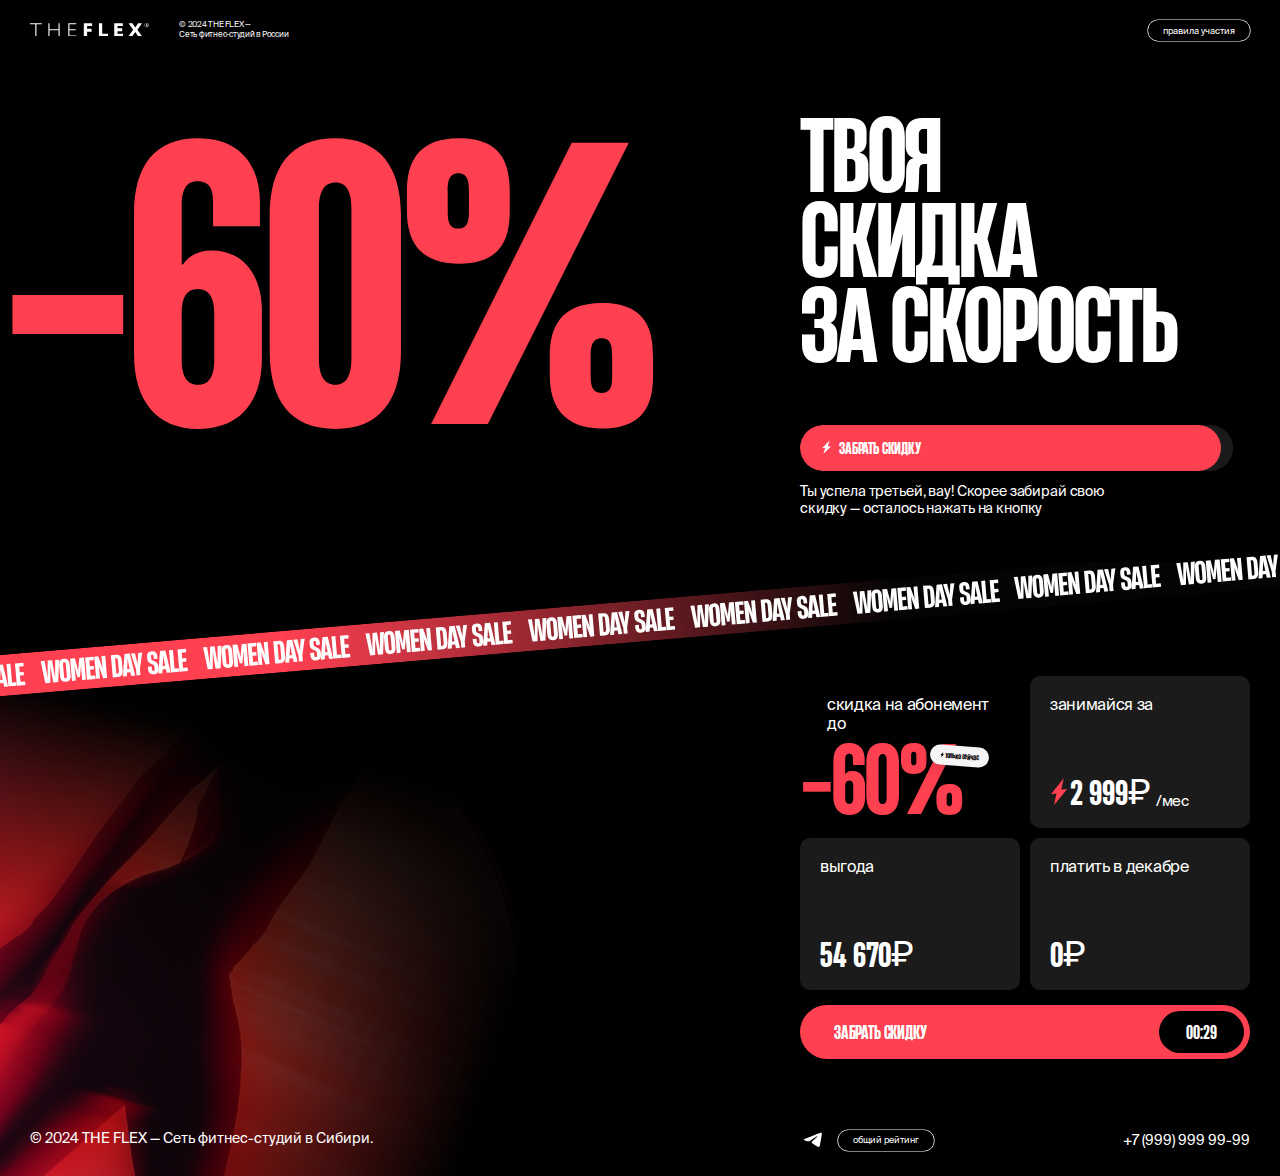
<file: index.html>
<!DOCTYPE html>
<html lang="en">

<head>
    <meta charset="UTF-8">
    <meta name="viewport" content="width=device-width, initial-scale=1.0">
    <title>The Flex</title>

    <link rel="stylesheet" href="./styles/reset.css">

    <link rel="stylesheet" href="./styles/UI/button.css">
    <link rel="stylesheet" href="./styles/UI/checkbox.css">
    <link rel="stylesheet" href="./styles/UI/input.css">
    <link rel="stylesheet" href="./styles/UI/select.css">

    <link rel="stylesheet" href="./styles/components/header.css">
    <link rel="stylesheet" href="./styles/components/footer.css">
    <link rel="stylesheet" href="./styles/components/modal.css">


    <link rel="stylesheet" href="./styles/pages/main-page.css">
</head>

<body>
    <div class="wrapper">
        <div class="my-modal" id="info-modal">
            <div class="my-modal__container my-container">
                <div class="my-modal__content">
                    <div class="my-modal__header">
                        <button class="close-button my-modal__close-button"></button>
                    </div>
                    <div class="my-modal__body">
                        <p>Lorem ipsum dolor sit amet consectetur adipisicing elit. Dolore quam molestiae ducimus,
                            voluptatum
                            quaerat cupiditate amet maxime a consequatur. Assumenda ab, necessitatibus ratione officiis,
                            eius
                            odit
                            numquam soluta quis facilis, quidem eaque. Magnam error repudiandae quibusdam, dolorum
                            necessitatibus
                            iusto, quasi velit tenetur sint quis veritatis in molestias deleniti eveniet alias
                            consequatur
                            incidunt
                            tempora cum eum commodi nulla. Nulla ratione iste accusamus at possimus impedit beatae
                            incidunt esse
                            odio necessitatibus amet, soluta totam et consequuntur vel iusto ducimus voluptas earum
                            corporis
                            aperiam
                            voluptate magnam voluptates. Eligendi cupiditate error laboriosam aliquam ratione nostrum
                            maiores
                            numquam autem. Commodi totam aperiam consectetur magni nemo?</p>
                        <p>Lorem ipsum dolor sit amet consectetur adipisicing elit. Dolore quam molestiae ducimus,
                            voluptatum
                            quaerat cupiditate amet maxime a consequatur. Assumenda ab, necessitatibus ratione officiis,
                            eius
                            odit
                            numquam soluta quis facilis, quidem eaque. Magnam error repudiandae quibusdam, dolorum
                            necessitatibus
                            iusto, quasi velit tenetur sint quis veritatis in molestias deleniti eveniet alias
                            consequatur
                            incidunt
                            tempora cum eum commodi nulla. Nulla ratione iste accusamus at possimus impedit beatae
                            incidunt esse
                            odio necessitatibus amet, soluta totam et consequuntur vel iusto ducimus voluptas earum
                            corporis
                            aperiam
                            voluptate magnam voluptates. Eligendi cupiditate error laboriosam aliquam ratione nostrum
                            maiores
                            numquam autem. Commodi totam aperiam consectetur magni nemo?</p>
                        <p>Lorem ipsum dolor sit amet consectetur adipisicing elit. Dolore quam molestiae ducimus,
                            voluptatum
                            quaerat cupiditate amet maxime a consequatur. Assumenda ab, necessitatibus ratione officiis,
                            eius
                            odit
                            numquam soluta quis facilis, quidem eaque. Magnam error repudiandae quibusdam, dolorum
                            necessitatibus
                            iusto, quasi velit tenetur sint quis veritatis in molestias deleniti eveniet alias
                            consequatur
                            incidunt
                            tempora cum eum commodi nulla. Nulla ratione iste accusamus at possimus impedit beatae
                            incidunt esse
                            odio necessitatibus amet, soluta totam et consequuntur vel iusto ducimus voluptas earum
                            corporis
                            aperiam
                            voluptate magnam voluptates. Eligendi cupiditate error laboriosam aliquam ratione nostrum
                            maiores
                            numquam autem. Commodi totam aperiam consectetur magni nemo?</p>
                        <p>Lorem ipsum dolor sit amet consectetur adipisicing elit. Dolore quam molestiae ducimus,
                            voluptatum
                            quaerat cupiditate amet maxime a consequatur. Assumenda ab, necessitatibus ratione officiis,
                            eius
                            odit
                            numquam soluta quis facilis, quidem eaque. Magnam error repudiandae quibusdam, dolorum
                            necessitatibus
                            iusto, quasi velit tenetur sint quis veritatis in molestias deleniti eveniet alias
                            consequatur
                            incidunt
                            tempora cum eum commodi nulla. Nulla ratione iste accusamus at possimus impedit beatae
                            incidunt esse
                            odio necessitatibus amet, soluta totam et consequuntur vel iusto ducimus voluptas earum
                            corporis
                            aperiam
                            voluptate magnam voluptates. Eligendi cupiditate error laboriosam aliquam ratione nostrum
                            maiores
                            numquam autem. Commodi totam aperiam consectetur magni nemo?</p>
                        <p>Lorem ipsum dolor sit amet consectetur adipisicing elit. Dolore quam molestiae ducimus,
                            voluptatum
                            quaerat cupiditate amet maxime a consequatur. Assumenda ab, necessitatibus ratione officiis,
                            eius
                            odit
                            numquam soluta quis facilis, quidem eaque. Magnam error repudiandae quibusdam, dolorum
                            necessitatibus
                            iusto, quasi velit tenetur sint quis veritatis in molestias deleniti eveniet alias
                            consequatur
                            incidunt
                            tempora cum eum commodi nulla. Nulla ratione iste accusamus at possimus impedit beatae
                            incidunt esse
                            odio necessitatibus amet, soluta totam et consequuntur vel iusto ducimus voluptas earum
                            corporis
                            aperiam
                            voluptate magnam voluptates. Eligendi cupiditate error laboriosam aliquam ratione nostrum
                            maiores
                            numquam autem. Commodi totam aperiam consectetur magni nemo?</p>
                        <p>Lorem ipsum dolor sit amet consectetur adipisicing elit. Dolore quam molestiae ducimus,
                            voluptatum
                            quaerat cupiditate amet maxime a consequatur. Assumenda ab, necessitatibus ratione officiis,
                            eius
                            odit
                            numquam soluta quis facilis, quidem eaque. Magnam error repudiandae quibusdam, dolorum
                            necessitatibus
                            iusto, quasi velit tenetur sint quis veritatis in molestias deleniti eveniet alias
                            consequatur
                            incidunt
                            tempora cum eum commodi nulla. Nulla ratione iste accusamus at possimus impedit beatae
                            incidunt esse
                            odio necessitatibus amet, soluta totam et consequuntur vel iusto ducimus voluptas earum
                            corporis
                            aperiam
                            voluptate magnam voluptates. Eligendi cupiditate error laboriosam aliquam ratione nostrum
                            maiores
                            numquam autem. Commodi totam aperiam consectetur magni nemo?</p>
                        <p>Lorem ipsum dolor sit amet consectetur adipisicing elit. Dolore quam molestiae ducimus,
                            voluptatum
                            quaerat cupiditate amet maxime a consequatur. Assumenda ab, necessitatibus ratione officiis,
                            eius
                            odit
                            numquam soluta quis facilis, quidem eaque. Magnam error repudiandae quibusdam, dolorum
                            necessitatibus
                            iusto, quasi velit tenetur sint quis veritatis in molestias deleniti eveniet alias
                            consequatur
                            incidunt
                            tempora cum eum commodi nulla. Nulla ratione iste accusamus at possimus impedit beatae
                            incidunt esse
                            odio necessitatibus amet, soluta totam et consequuntur vel iusto ducimus voluptas earum
                            corporis
                            aperiam
                            voluptate magnam voluptates. Eligendi cupiditate error laboriosam aliquam ratione nostrum
                            maiores
                            numquam autem. Commodi totam aperiam consectetur magni nemo?</p>
                        <p>Lorem ipsum dolor sit amet consectetur adipisicing elit. Dolore quam molestiae ducimus,
                            voluptatum
                            quaerat cupiditate amet maxime a consequatur. Assumenda ab, necessitatibus ratione officiis,
                            eius
                            odit
                            numquam soluta quis facilis, quidem eaque. Magnam error repudiandae quibusdam, dolorum
                            necessitatibus
                            iusto, quasi velit tenetur sint quis veritatis in molestias deleniti eveniet alias
                            consequatur
                            incidunt
                            tempora cum eum commodi nulla. Nulla ratione iste accusamus at possimus impedit beatae
                            incidunt esse
                            odio necessitatibus amet, soluta totam et consequuntur vel iusto ducimus voluptas earum
                            corporis
                            aperiam
                            voluptate magnam voluptates. Eligendi cupiditate error laboriosam aliquam ratione nostrum
                            maiores
                            numquam autem. Commodi totam aperiam consectetur magni nemo?</p>
                        <p>Lorem ipsum dolor sit amet consectetur adipisicing elit. Dolore quam molestiae ducimus,
                            voluptatum
                            quaerat cupiditate amet maxime a consequatur. Assumenda ab, necessitatibus ratione officiis,
                            eius
                            odit
                            numquam soluta quis facilis, quidem eaque. Magnam error repudiandae quibusdam, dolorum
                            necessitatibus
                            iusto, quasi velit tenetur sint quis veritatis in molestias deleniti eveniet alias
                            consequatur
                            incidunt
                            tempora cum eum commodi nulla. Nulla ratione iste accusamus at possimus impedit beatae
                            incidunt esse
                            odio necessitatibus amet, soluta totam et consequuntur vel iusto ducimus voluptas earum
                            corporis
                            aperiam
                            voluptate magnam voluptates. Eligendi cupiditate error laboriosam aliquam ratione nostrum
                            maiores
                            numquam autem. Commodi totam aperiam consectetur magni nemo?</p>
                    </div>
                </div>
            </div>
        </div>
        <div class="overlay"></div>

        <header class="header">
            <div class="my-container header__container">
                <div class="header__left-info">
                    <div class="header__logo">
                        <a href="./index.html" class="header__logo-link">
                            <svg xmlns="http://www.w3.org/2000/svg" width="119" height="13" viewBox="0 0 119 13"
                                fill="none">
                                <path d="M0 0.161377H11.7818V1.15391H6.45683V13.51H5.32501V1.15391H0V0.161377Z"
                                    fill="white" />
                                <path
                                    d="M28.5049 7.19759H19.5185V13.51H18.3867V0.161377H19.5185V6.20506H28.5049V0.161377H29.6367V13.5068H28.5049V7.19759Z"
                                    fill="white" />
                                <path
                                    d="M38.3066 0.161377H46.2635V1.15391H39.4385V6.24299H45.6498V7.23552H39.4385V12.5174H46.4714V13.51H38.3066V0.161377Z"
                                    fill="white" />
                                <path
                                    d="M53.8125 0.161377H62.1409V3.02201H57.1023V5.84471H61.5239V8.70535H57.1023V13.51H53.8125V0.161377Z"
                                    fill="white" />
                                <path d="M68.9277 0.161377H72.2175V10.6462H78.0777V13.5068H68.9277V0.161377Z"
                                    fill="white" />
                                <path
                                    d="M84.2439 0.161377H92.7769V3.02201H87.5337V5.36742H92.1598V8.22805H87.5337V10.6493H92.9814V13.51H84.2439V0.161377Z"
                                    fill="white" />
                                <path
                                    d="M107.398 6.70132L112.188 13.5068H108.322L105.237 9.0246L102.192 13.5068H98.3264L103.116 6.70132L98.5582 0.161377H102.424L105.346 4.45075L108.141 0.161377H112.007L107.398 6.70132Z"
                                    fill="white" />
                                <path
                                    d="M116.771 4.12816C115.544 4.12816 114.545 3.20201 114.545 2.06408C114.545 0.92615 115.544 0 116.771 0C117.998 0 118.997 0.92615 118.997 2.06408C118.997 3.20201 117.998 4.12816 116.771 4.12816ZM116.771 0.316092C115.731 0.316092 114.886 1.1 114.886 2.06408C114.886 3.02816 115.731 3.81207 116.771 3.81207C117.811 3.81207 118.656 3.02816 118.656 2.06408C118.656 1.1 117.811 0.316092 116.771 0.316092Z"
                                    fill="white" />
                                <path
                                    d="M116.07 2.98824V1.12961C116.183 1.12961 116.694 1.12329 116.752 1.12329C117.298 1.12329 117.492 1.37616 117.492 1.71754C117.492 2.06209 117.263 2.20433 117.154 2.2549L117.737 2.98824H117.182L116.694 2.33709H116.524V2.98824H116.07ZM116.527 1.52789V1.93881H116.694C116.868 1.93881 117.008 1.88191 117.008 1.72387C117.008 1.61956 116.95 1.52157 116.732 1.52157C116.66 1.52157 116.623 1.52473 116.527 1.52789Z"
                                    fill="white" />
                            </svg>
                        </a>
                    </div>
                    <div class="header__copy-text">&copy; 2024 THE FLEX — <br> Сеть фитнес-студий в России</div>
                </div>
                <button class="header__button" data-modal="info-modal">правила участия</button>
            </div>
        </header>

        <main class="main">
            <div class="main-page">
                <div class="main-page__container my-container">
                    <div class="main-page__left">
                        <div class="main-page__percent">-60%</div>
                    </div>
                    <div class="main-page__inner">
                        <!-- <div class="main-page__left">
                        <div class="main-page__percent">-80%</div>
                    </div> -->
                        <div class="main-page__right">
                            <div class="main-page__right-top">
                                <div class="main-page__title">Твоя <br> скидка <br> за скорость</div>
                                <button class="main-page__timer-line-button">
                                    <span class="main-page__timer-line-button-text">
                                        <div class="main-page__timer-line-button-img-wrap">
                                            <svg width="15" height="22" viewBox="0 0 15 22" fill="none"
                                                xmlns="http://www.w3.org/2000/svg">
                                                <path fill-rule="evenodd" clip-rule="evenodd"
                                                    d="M6.35189 6.97094L0.86852 12.3962L5.50675 12.566C4.51073 15.4549 2.53245 21.6408 2.54383 21.6839C2.55511 21.727 10.6839 14.1056 14.6275 10.1724L9.7577 9.9941C9.85974 9.39025 12.5099 0.950934 12.4918 0.895171C12.4794 0.856633 10.0804 3.28182 6.35189 6.97094Z"
                                                    fill="#FFF" />
                                            </svg>
                                            <img src="./assets/images/lock.svg" alt=""
                                                class="main-page__timer-line-button-lock-page">
                                        </div> Забрать скидку
                                    </span>
                                    <div class="main-page__timer-line-button-timer-bar"></div>
                                </button>
                                <div class="main-page__pre-title">Ты успела третьей, вау! Скорее забирай свою <br>
                                    скидку — осталось нажать на кнопку</div>
                                <div class="main-page__mobile-pre-title">Нажми на кнопку, чтобы забрать свою скидку
                                </div>
                            </div>
                            <div class="main-page__right-bottom">
                                <div class="main-page__advantages">
                                    <div class="main-page__advantage-item">
                                        <div class="main-page__advantage-top-text">скидка на абонемент</div>
                                        <div class="main-page__advantage-pre-title">Ты успела третьей, вау! Скорее
                                            забирай свою скидку — осталось нажать на кнопку</div>
                                        <div class="main-page__advantage-price">-60%
                                            <div class="discount-text">
                                                <div class="main-page__discount-text-img">
                                                    <svg width="15" height="22" viewBox="0 0 15 22" fill="none"
                                                        xmlns="http://www.w3.org/2000/svg">
                                                        <path fill-rule="evenodd" clip-rule="evenodd"
                                                            d="M6.35189 6.97094L0.86852 12.3962L5.50675 12.566C4.51073 15.4549 2.53245 21.6408 2.54383 21.6839C2.55511 21.727 10.6839 14.1056 14.6275 10.1724L9.7577 9.9941C9.85974 9.39025 12.5099 0.950934 12.4918 0.895171C12.4794 0.856633 10.0804 3.28182 6.35189 6.97094Z"
                                                            fill="#000" />
                                                    </svg>
                                                </div> только сейчас
                                            </div>
                                            <span class="percent-text">до</span>
                                            <!-- <img src="./assets/images/advantage-background.png" alt="" class="main-page__advantage-bg"> -->
                                        </div>
                                    </div>
                                    <div class="main-page__advantage-item">
                                        <div class="main-page__advantage-top-text">занимайся за</div>
                                        <div class="main-page__advantage-price">
                                            <div class="main-page__advantage-price-img-wrap">
                                                <svg width="18" height="27" viewBox="0 0 18 27" fill="none"
                                                    xmlns="http://www.w3.org/2000/svg">
                                                    <path fill-rule="evenodd" clip-rule="evenodd"
                                                        d="M7.58837 8.39461L0.69023 15.1462L6.28067 15.2099C4.92987 18.746 2.22391 26.313 2.23543 26.365C2.24683 26.4169 12.4513 16.9192 17.4141 12.0253L11.5445 11.9585C11.6987 11.2226 15.3314 0.900548 15.3125 0.833435C15.2995 0.787054 12.2789 3.80357 7.58837 8.39461Z"
                                                        fill="#FF4051" />
                                                </svg>

                                            </div> 2 999<span class="rub">₽</span><span>/мес</span>
                                        </div>
                                    </div>
                                    <div class="main-page__advantage-item">
                                        <div class="main-page__advantage-top-text">выгода</div>
                                        <div class="main-page__advantage-price">54 670<span class="rub">₽</span></div>
                                    </div>
                                    <!-- <div class="main-page__advantage-item">
                                    <div class="main-page__advantage-top-text">платить в декабре</div>
                                    <div class="main-page__advantage-price">0<span class="rub">₽</span></div>
                                </div> -->
                                    <div class="main-page__advantage-item">
                                        <div class="main-page__advantage-top-text">платить в декабре</div>
                                        <div class="main-page__advantage-price">0<span class="rub">₽</span></div>
                                    </div>
                                </div>
                                <button class="main-page__timer-button">забрать скидку <span
                                        class="main-page__timer-button-time">01:24</span></button>
                            </div>
                        </div>
                    </div>
                    <img src="./assets/images/main-line.svg" alt="" class="main-page__img-line">
                    <div class="main-page__img-line-mobile">
                        <svg width="528" height="143" viewBox="0 0 528 143" fill="none"
                            xmlns="http://www.w3.org/2000/svg">
                            <g filter="url(#filter0_d_44_1314)">
                                <rect x="24" y="79.5006" width="528.871" height="39.8711"
                                    transform="rotate(-6.68674 24 79.5006)" fill="url(#paint0_linear_44_1314)" />
                            </g>
                            <!-- Первый текст -->
                            <text x="70" y="113" fill="white" font-size="24" transform="rotate(-6, -50, -20)">WOMAN DAY
                                SALE</text>

                            <!-- Второй текст, смещенный вправо и вниз -->
                            <text x="170" y="92" fill="white" font-size="24" transform="rotate(-6, 120, -480)">WOMAN DAY
                                SALE</text>

                            <!-- Третий текст, еще больше смещенный -->
                            <text x="260" y="81" fill="white" font-size="24" transform="rotate(-6, 190, -1080)">WOMAN
                                DAY SALE</text>
                            <defs>
                                <filter id="filter0_d_44_1314" x="0.54641" y="0.286867" width="527.163" height="142.267"
                                    filterUnits="userSpaceOnUse" color-interpolation-filters="sRGB">
                                    <feFlood flood-opacity="0" result="BackgroundImageFix" />
                                    <feColorMatrix in="SourceAlpha" type="matrix"
                                        values="0 0 0 0 0 0 0 0 0 0 0 0 0 0 0 0 0 0 127 0" result="hardAlpha" />
                                    <feOffset />
                                    <feGaussianBlur stdDeviation="11.7268" />
                                    <feComposite in2="hardAlpha" operator="out" />
                                    <feColorMatrix type="matrix" values="0 0 0 0 0 0 0 0 0 0 0 0 0 0 0 0 0 0 0.25 0" />
                                    <feBlend mode="normal" in2="BackgroundImageFix"
                                        result="effect1_dropShadow_44_1314" />
                                    <feBlend mode="normal" in="SourceGraphic" in2="effect1_dropShadow_44_1314"
                                        result="shape" />
                                </filter>
                                <linearGradient id="paint0_linear_44_1314" x1="24" y1="99.4362" x2="502.871"
                                    y2="99.4362" gradientUnits="userSpaceOnUse">
                                    <stop offset="0.3" stop-color="#FF4051" />
                                    <stop offset="0.555" stop-color="#040404" />
                                </linearGradient>
                            </defs>
                        </svg>
                    </div>
                </div>
            </div>
        </main>

        <div class="main-page__bg-images">
            <img src="./assets/images/main-mobile-bg-img.png" alt="" class="main-page__mobile-img-bg">
        </div>

        <footer class="footer">
            <div class="my-container footer__container">
                <div class="footer__inner">
                    <div class="footer__copy-text">© 2024 THE FLEX — Сеть фитнес-студий в Сибири.</div>
                    <div class="footer__contacts">
                        <div class="footer__social-media">
                            <a href="" class="footer__social-link"><img src="./assets/images/social-media/tg_white.svg"
                                    alt="tg-icon" class="footer__social-icon"></a>
                            <a href="./pages/rating.html" class="footer__button-link">общий рейтинг</a>
                        </div>
                        <div class="footer__phones"><a href="tel:+79999999999" class="footer__phone-number">+7 (999) 999
                                99-99</a></div>
                    </div>
                </div>
            </div>
            <img src="./assets/images/background-img.png" alt="" class="main-page__img-bg">
        </footer>
    </div>

    <script src="./assets/scripts/modal.js"></script>

    <!-- СКРИПТ ТАЙМЕРА -->
    <script>
        document.addEventListener('DOMContentLoaded', function () {
            const timerBar = document.querySelector('.main-page__timer-line-button-timer-bar');
            const timerLineButton = document.querySelector('.main-page__timer-line-button');
            const timerButton = document.querySelector('.main-page__timer-button');
            const timeText = document.querySelector('.main-page__timer-button-time');
            let totalTime = 30; // время работы таймера в секундах
            let timeLeft = totalTime;

            function updateTimer() {
                const percentage = timeLeft / totalTime;
                timerBar.style.width = percentage * 100 + '%';

                const minutes = Math.floor(timeLeft / 60);
                const seconds = Math.floor(timeLeft % 60);
                timeText.innerText = (minutes < 10 ? '0' : '') + minutes + ':' + (seconds < 10 ? '0' : '') + seconds;

                if (timeLeft > 0) {
                    timeLeft -= 0.01667;
                    requestAnimationFrame(updateTimer);
                } else {
                    timerBar.style.display = 'none';
                    timeText.innerText = '00:00';
                    timerLineButton.classList.add("no-active")
                    timerLineButton.style.background = "rgba(255, 255, 255, 0.1)";
                    timerButton.style.background = '#4C4C4C';
                }
            }

            updateTimer(); // запускаем таймер
        });
    </script>

</body>

</html>
</file>
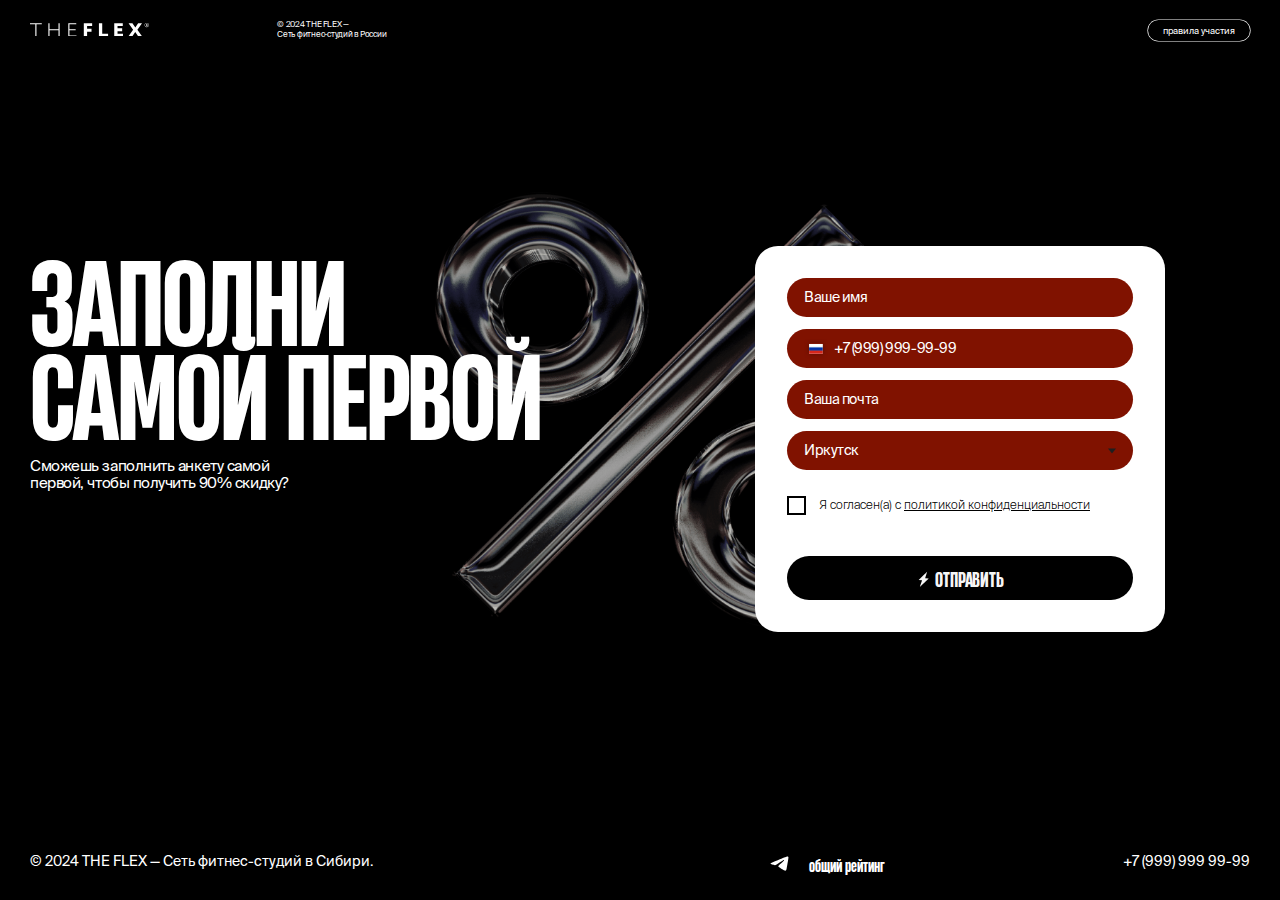
<file: form.html>
<!DOCTYPE html>
<html lang="en">
<head>
    <meta charset="UTF-8">
    <meta name="viewport" content="width=device-width, initial-scale=1.0">
    <title>The Flex</title>

    <link rel="stylesheet" href="./css/reset.css">
    <link rel="stylesheet" href="./css/header.css">
    <link rel="stylesheet" href="./css/footer.css">
    <link rel="stylesheet" href="./css/pages/form-page.css">
    <link rel="stylesheet" href="./css/UI/button.css">
    <link rel="stylesheet" href="./css/UI/checkbox.css">
    <link rel="stylesheet" href="./css/UI/input.css">
    <link rel="stylesheet" href="./css/modal.css">
    <link rel="stylesheet" href="./css/UI/select.css">
</head>
<body>
    <div class="my-modal" id="info-modal">
        <div class="my-modal__container my-container">
            <div class="my-modal__content">
                <div class="my-modal__header">
                    <button class="close-button my-modal__close-button"></button>
                </div>
                <div class="my-modal__body">
                    <p>Lorem ipsum dolor sit amet consectetur adipisicing elit. Dolore quam molestiae ducimus, voluptatum
                        quaerat cupiditate amet maxime a consequatur. Assumenda ab, necessitatibus ratione officiis, eius
                        odit
                        numquam soluta quis facilis, quidem eaque. Magnam error repudiandae quibusdam, dolorum
                        necessitatibus
                        iusto, quasi velit tenetur sint quis veritatis in molestias deleniti eveniet alias consequatur
                        incidunt
                        tempora cum eum commodi nulla. Nulla ratione iste accusamus at possimus impedit beatae incidunt esse
                        odio necessitatibus amet, soluta totam et consequuntur vel iusto ducimus voluptas earum corporis
                        aperiam
                        voluptate magnam voluptates. Eligendi cupiditate error laboriosam aliquam ratione nostrum maiores
                        numquam autem. Commodi totam aperiam consectetur magni nemo?</p>
                    <p>Lorem ipsum dolor sit amet consectetur adipisicing elit. Dolore quam molestiae ducimus, voluptatum
                        quaerat cupiditate amet maxime a consequatur. Assumenda ab, necessitatibus ratione officiis, eius
                        odit
                        numquam soluta quis facilis, quidem eaque. Magnam error repudiandae quibusdam, dolorum
                        necessitatibus
                        iusto, quasi velit tenetur sint quis veritatis in molestias deleniti eveniet alias consequatur
                        incidunt
                        tempora cum eum commodi nulla. Nulla ratione iste accusamus at possimus impedit beatae incidunt esse
                        odio necessitatibus amet, soluta totam et consequuntur vel iusto ducimus voluptas earum corporis
                        aperiam
                        voluptate magnam voluptates. Eligendi cupiditate error laboriosam aliquam ratione nostrum maiores
                        numquam autem. Commodi totam aperiam consectetur magni nemo?</p>
                    <p>Lorem ipsum dolor sit amet consectetur adipisicing elit. Dolore quam molestiae ducimus, voluptatum
                        quaerat cupiditate amet maxime a consequatur. Assumenda ab, necessitatibus ratione officiis, eius
                        odit
                        numquam soluta quis facilis, quidem eaque. Magnam error repudiandae quibusdam, dolorum
                        necessitatibus
                        iusto, quasi velit tenetur sint quis veritatis in molestias deleniti eveniet alias consequatur
                        incidunt
                        tempora cum eum commodi nulla. Nulla ratione iste accusamus at possimus impedit beatae incidunt esse
                        odio necessitatibus amet, soluta totam et consequuntur vel iusto ducimus voluptas earum corporis
                        aperiam
                        voluptate magnam voluptates. Eligendi cupiditate error laboriosam aliquam ratione nostrum maiores
                        numquam autem. Commodi totam aperiam consectetur magni nemo?</p>
                    <p>Lorem ipsum dolor sit amet consectetur adipisicing elit. Dolore quam molestiae ducimus, voluptatum
                        quaerat cupiditate amet maxime a consequatur. Assumenda ab, necessitatibus ratione officiis, eius
                        odit
                        numquam soluta quis facilis, quidem eaque. Magnam error repudiandae quibusdam, dolorum
                        necessitatibus
                        iusto, quasi velit tenetur sint quis veritatis in molestias deleniti eveniet alias consequatur
                        incidunt
                        tempora cum eum commodi nulla. Nulla ratione iste accusamus at possimus impedit beatae incidunt esse
                        odio necessitatibus amet, soluta totam et consequuntur vel iusto ducimus voluptas earum corporis
                        aperiam
                        voluptate magnam voluptates. Eligendi cupiditate error laboriosam aliquam ratione nostrum maiores
                        numquam autem. Commodi totam aperiam consectetur magni nemo?</p>
                    <p>Lorem ipsum dolor sit amet consectetur adipisicing elit. Dolore quam molestiae ducimus, voluptatum
                        quaerat cupiditate amet maxime a consequatur. Assumenda ab, necessitatibus ratione officiis, eius
                        odit
                        numquam soluta quis facilis, quidem eaque. Magnam error repudiandae quibusdam, dolorum
                        necessitatibus
                        iusto, quasi velit tenetur sint quis veritatis in molestias deleniti eveniet alias consequatur
                        incidunt
                        tempora cum eum commodi nulla. Nulla ratione iste accusamus at possimus impedit beatae incidunt esse
                        odio necessitatibus amet, soluta totam et consequuntur vel iusto ducimus voluptas earum corporis
                        aperiam
                        voluptate magnam voluptates. Eligendi cupiditate error laboriosam aliquam ratione nostrum maiores
                        numquam autem. Commodi totam aperiam consectetur magni nemo?</p>
                    <p>Lorem ipsum dolor sit amet consectetur adipisicing elit. Dolore quam molestiae ducimus, voluptatum
                        quaerat cupiditate amet maxime a consequatur. Assumenda ab, necessitatibus ratione officiis, eius
                        odit
                        numquam soluta quis facilis, quidem eaque. Magnam error repudiandae quibusdam, dolorum
                        necessitatibus
                        iusto, quasi velit tenetur sint quis veritatis in molestias deleniti eveniet alias consequatur
                        incidunt
                        tempora cum eum commodi nulla. Nulla ratione iste accusamus at possimus impedit beatae incidunt esse
                        odio necessitatibus amet, soluta totam et consequuntur vel iusto ducimus voluptas earum corporis
                        aperiam
                        voluptate magnam voluptates. Eligendi cupiditate error laboriosam aliquam ratione nostrum maiores
                        numquam autem. Commodi totam aperiam consectetur magni nemo?</p>
                    <p>Lorem ipsum dolor sit amet consectetur adipisicing elit. Dolore quam molestiae ducimus, voluptatum
                        quaerat cupiditate amet maxime a consequatur. Assumenda ab, necessitatibus ratione officiis, eius
                        odit
                        numquam soluta quis facilis, quidem eaque. Magnam error repudiandae quibusdam, dolorum
                        necessitatibus
                        iusto, quasi velit tenetur sint quis veritatis in molestias deleniti eveniet alias consequatur
                        incidunt
                        tempora cum eum commodi nulla. Nulla ratione iste accusamus at possimus impedit beatae incidunt esse
                        odio necessitatibus amet, soluta totam et consequuntur vel iusto ducimus voluptas earum corporis
                        aperiam
                        voluptate magnam voluptates. Eligendi cupiditate error laboriosam aliquam ratione nostrum maiores
                        numquam autem. Commodi totam aperiam consectetur magni nemo?</p>
                    <p>Lorem ipsum dolor sit amet consectetur adipisicing elit. Dolore quam molestiae ducimus, voluptatum
                        quaerat cupiditate amet maxime a consequatur. Assumenda ab, necessitatibus ratione officiis, eius
                        odit
                        numquam soluta quis facilis, quidem eaque. Magnam error repudiandae quibusdam, dolorum
                        necessitatibus
                        iusto, quasi velit tenetur sint quis veritatis in molestias deleniti eveniet alias consequatur
                        incidunt
                        tempora cum eum commodi nulla. Nulla ratione iste accusamus at possimus impedit beatae incidunt esse
                        odio necessitatibus amet, soluta totam et consequuntur vel iusto ducimus voluptas earum corporis
                        aperiam
                        voluptate magnam voluptates. Eligendi cupiditate error laboriosam aliquam ratione nostrum maiores
                        numquam autem. Commodi totam aperiam consectetur magni nemo?</p>
                    <p>Lorem ipsum dolor sit amet consectetur adipisicing elit. Dolore quam molestiae ducimus, voluptatum
                        quaerat cupiditate amet maxime a consequatur. Assumenda ab, necessitatibus ratione officiis, eius
                        odit
                        numquam soluta quis facilis, quidem eaque. Magnam error repudiandae quibusdam, dolorum
                        necessitatibus
                        iusto, quasi velit tenetur sint quis veritatis in molestias deleniti eveniet alias consequatur
                        incidunt
                        tempora cum eum commodi nulla. Nulla ratione iste accusamus at possimus impedit beatae incidunt esse
                        odio necessitatibus amet, soluta totam et consequuntur vel iusto ducimus voluptas earum corporis
                        aperiam
                        voluptate magnam voluptates. Eligendi cupiditate error laboriosam aliquam ratione nostrum maiores
                        numquam autem. Commodi totam aperiam consectetur magni nemo?</p>
                </div>
            </div>
        </div>
    </div>
    <div class="overlay"></div>

    <header class="header">
        <div class="my-container header__container">
            <div class="header__left-info">
            <div class="header__logo">
                <a href="" class="header__logo-link">
                <svg xmlns="http://www.w3.org/2000/svg" width="119" height="13" viewBox="0 0 119 13" fill="none">
                    <path d="M0 0.161377H11.7818V1.15391H6.45683V13.51H5.32501V1.15391H0V0.161377Z" fill="white" />
                    <path
                        d="M28.5049 7.19759H19.5185V13.51H18.3867V0.161377H19.5185V6.20506H28.5049V0.161377H29.6367V13.5068H28.5049V7.19759Z"
                        fill="white" />
                    <path
                        d="M38.3066 0.161377H46.2635V1.15391H39.4385V6.24299H45.6498V7.23552H39.4385V12.5174H46.4714V13.51H38.3066V0.161377Z"
                        fill="white" />
                    <path d="M53.8125 0.161377H62.1409V3.02201H57.1023V5.84471H61.5239V8.70535H57.1023V13.51H53.8125V0.161377Z"
                        fill="white" />
                    <path d="M68.9277 0.161377H72.2175V10.6462H78.0777V13.5068H68.9277V0.161377Z" fill="white" />
                    <path
                        d="M84.2439 0.161377H92.7769V3.02201H87.5337V5.36742H92.1598V8.22805H87.5337V10.6493H92.9814V13.51H84.2439V0.161377Z"
                        fill="white" />
                    <path
                        d="M107.398 6.70132L112.188 13.5068H108.322L105.237 9.0246L102.192 13.5068H98.3264L103.116 6.70132L98.5582 0.161377H102.424L105.346 4.45075L108.141 0.161377H112.007L107.398 6.70132Z"
                        fill="white" />
                    <path
                        d="M116.771 4.12816C115.544 4.12816 114.545 3.20201 114.545 2.06408C114.545 0.92615 115.544 0 116.771 0C117.998 0 118.997 0.92615 118.997 2.06408C118.997 3.20201 117.998 4.12816 116.771 4.12816ZM116.771 0.316092C115.731 0.316092 114.886 1.1 114.886 2.06408C114.886 3.02816 115.731 3.81207 116.771 3.81207C117.811 3.81207 118.656 3.02816 118.656 2.06408C118.656 1.1 117.811 0.316092 116.771 0.316092Z"
                        fill="white" />
                    <path
                        d="M116.07 2.98824V1.12961C116.183 1.12961 116.694 1.12329 116.752 1.12329C117.298 1.12329 117.492 1.37616 117.492 1.71754C117.492 2.06209 117.263 2.20433 117.154 2.2549L117.737 2.98824H117.182L116.694 2.33709H116.524V2.98824H116.07ZM116.527 1.52789V1.93881H116.694C116.868 1.93881 117.008 1.88191 117.008 1.72387C117.008 1.61956 116.95 1.52157 116.732 1.52157C116.66 1.52157 116.623 1.52473 116.527 1.52789Z"
                        fill="white" />
                </svg>
            </a>
            </div>
            <div class="header__copy-text">&copy; 2024 THE FLEX — <br> Сеть фитнес-студий в России</div>
        </div>
        <button class="header__button" data-modal="info-modal">правила участия</button>
        </div>
    </header>

    <main class="main">
        <div class="form-page">
            <div class="form-page__container my-container">
                <div class="form-page__inner">
                    <div class="form-page__text">
                        <div class="form-page__title">заполни <br> самой первой</div>
                        <div class="form-page__pre-trirle">Сможешь заполнить анкету самой <br> первой, чтобы получить 90% скидку?
                        </div>
                        <img src="./imgs/background-img.png" alt="" class="form-page__percent-img">
                    </div>
                    <div class="form-page__form-wrap">
                        <form action="" method="" class="form-page__form my-form">
                            <input type="text" name="text-input" id="textInput" class="my-input" placeholder="Ваше имя">
                            <div class="my-form__phone-input-wrap">
                                <img src="./imgs/phone-flag.svg" alt="" class="my-form__phone-input-flag-icon">
                                <input type="tel" class="my-input my-form__phone-input" id="phoneInput" placeholder="+7 (999) 999-99-99">
                            </div>
                            <input type="email" name="email-input" id="emailInput" class="my-input" placeholder="Ваша почта">
                            <div class="my-select-wrapper">
                                <select class="my-select" name="select-city" id="citySelect">
                                    <option class="my-select__option" value="irkutsk" default>Иркутск</option>
                                    <option class="my-select__option" value="angarsk">Ангарск</option>
                                    <option class="my-select__option" value="krasnoyarsk">Красноярск</option>
                                    <option class="my-select__option" value="novosibirsk">Новосибирск</option>
                                    <option class="my-select__option" value="tyumen">Тюмень</option>
                                    <option class="my-select__option" value="kazan">Казань</option>
                                    <option class="my-select__option" value="saratov">Саратов</option>
                                    <option class="my-select__option" value="ufa">Уфа</option>
                                    <option class="my-select__option" value="chelyabinsk">Челябинск</option>
                                </select>
                                <div class="my-select-arrow"></div>
                            </div>
                            <label for="privacy-policy" class="my-checkbox">
                                <input type="checkbox" name="privacy-policy" id="privacy-policy" class="my-checkbox__old">
                                <span class="my-checkbox__new"></span>
                                <span class="my-checkbox__text">Я согласен(а) с <a href="#" class="my-checkbox__text-link">политикой конфиденциальности</a></span>
                            </label>
                            <button type="submit" class="my-button my-form__button">
                                <div class="my-button-img-wrap my-form__button-img-wrap">
                                    <svg width="15" height="22" viewBox="0 0 15 22" fill="none" xmlns="http://www.w3.org/2000/svg">
                                        <path fill-rule="evenodd" clip-rule="evenodd" d="M6.35189 6.97094L0.86852 12.3962L5.50675 12.566C4.51073 15.4549 2.53245 21.6408 2.54383 21.6839C2.55511 21.727 10.6839 14.1056 14.6275 10.1724L9.7577 9.9941C9.85974 9.39025 12.5099 0.950934 12.4918 0.895171C12.4794 0.856633 10.0804 3.28182 6.35189 6.97094Z" fill="#F6F6F6"/>
                                    </svg>  
                                </div> отправить</button>
                        </form>
                    </div>
                </div>
            </div>
        </div>
    </main>

    <footer class="footer">
        <div class="my-container footer__container">
            <div class="footer__inner">
                <div class="footer__copy-text">© 2024 THE FLEX — Сеть фитнес-студий в Сибири.</div>
                <div class="footer__contacts">
                    <div class="footer__social-media">
                        <a href="" class="footer__social-link"><img src="./imgs/social-media/tg_white.svg" alt="tg-icon"
                                class="footer__social-icon"></a>
                        <a href="./rating.html" class="footer__button-link">общий рейтинг</a>
                    </div>
                    <div class="footer__phones"><a href="tel:+79999999999" class="footer__phone-number">+7 (999) 999
                            99-99</a></div>
                </div>
            </div>
        </div>
    </footer>

    <!-- СКРИПТ МОДАЛЬНОГО ОКНА -->
    <script>
        document.addEventListener('DOMContentLoaded', function () {
            const headerButton = document.querySelector('.header__button');
            const modals = document.querySelectorAll('.my-modal');
            const overlay = document.querySelector('.overlay');

            const updateModalScroll = (modalBody) => {
                const modalBodyHeight = modalBody.scrollHeight;
                const modalBodyMaxHeight = parseInt(window.getComputedStyle(modalBody).maxHeight, 10);

                if (modalBodyHeight > modalBodyMaxHeight) {
                    modalBody.style.overflowY = 'auto';
                } else {
                    modalBody.style.overflowY = 'hidden';
                }
            }

            const setActiveElement = elem => {
                elem.classList.add('active');
            }

            const setDeactivateElement = elem => {
                elem.classList.remove('active');
            }

            headerButton.addEventListener('click', () => {
                const modalId = headerButton.getAttribute('data-modal');
                const modal = document.getElementById(modalId);

                if (modal) {
                    const modalBody = modal.querySelector('.my-modal__body');
                    setActiveElement(overlay);
                    setActiveElement(modal);
                    document.body.style.overflow = 'hidden';
                    updateModalScroll(modalBody);
                }
            });

            modals.forEach(modal => {
                const closeModalButton = modal.querySelector('.close-button');
                closeModalButton.addEventListener('click', () => {
                    setDeactivateElement(overlay);
                    setDeactivateElement(modal);
                    document.body.style.overflow = 'auto';
                });
            });
        });
    </script>

    <!-- СКРИПТ МАСКИ ДЛЯ ПОЛЯ С ТЕЛЕФОНОМ -->
    <script>
        document.addEventListener('DOMContentLoaded', () => {
            const phoneInput = document.getElementById('phoneInput');

            const initialMask = '+7 (';

            phoneInput.addEventListener('focus', () => {
                if (phoneInput.value === initialMask) {
                    phoneInput.value = '';
                }
                if (phoneInput.value === '') {
                    phoneInput.value = initialMask;
                }
            });

            phoneInput.addEventListener('blur', () => {
                if (phoneInput.value.trim() === '' || phoneInput.value === initialMask) {
                    phoneInput.value = '';
                }
            });

            phoneInput.addEventListener('input', (event) => {
                let value = event.target.value.replace(/\D/g, '');
                let formattedValue = '';

                if (value.length > 0) {
                    formattedValue = '+7 (' + value.substring(1, 4);
                }
                if (value.length > 4) {
                    formattedValue += ') ' + value.substring(4, 7);
                }
                if (value.length > 7) {
                    formattedValue += '-' + value.substring(7, 9);
                }
                if (value.length > 9) {
                    formattedValue += '-' + value.substring(9, 11);
                }

                event.target.value = formattedValue;
            });
        });
    </script>
    
</body>
</html>
</file>
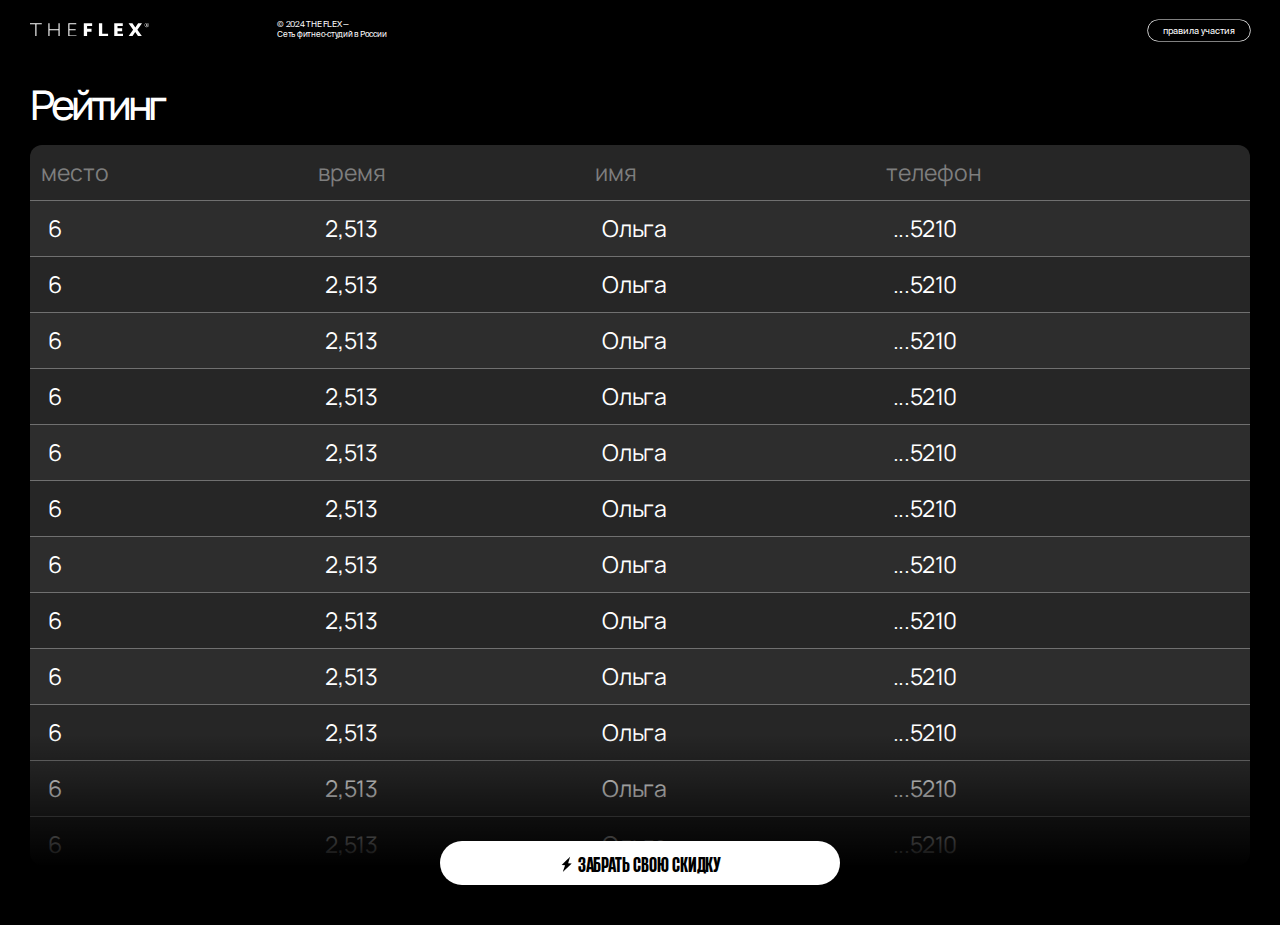
<file: rating.html>
<!DOCTYPE html>
<html lang="en">
<head>
    <meta charset="UTF-8">
    <meta name="viewport" content="width=device-width, initial-scale=1.0">
    <title>The Flex</title>

    <link rel="stylesheet" href="./css/reset.css">
    <link rel="stylesheet" href="./css/header.css">
    <link rel="stylesheet" href="./css/footer.css">
    <link rel="stylesheet" href="./css/UI/button.css">
    <link rel="stylesheet" href="./css/UI/checkbox.css">
    <link rel="stylesheet" href="./css/UI/input.css">
    <link rel="stylesheet" href="./css/UI/select.css">
    <link rel="stylesheet" href="./css/modal.css">
    <link rel="stylesheet" href="./css/pages/rating-page.css">
</head>
<body>
    <div class="my-modal" id="info-modal">
        <div class="my-modal__container my-container">
            <div class="my-modal__content">
                <div class="my-modal__header">
                    <button class="close-button my-modal__close-button"></button>
                </div>
                <div class="my-modal__body">
                    <p>Lorem ipsum dolor sit amet consectetur adipisicing elit. Dolore quam molestiae ducimus, voluptatum
                        quaerat cupiditate amet maxime a consequatur. Assumenda ab, necessitatibus ratione officiis, eius
                        odit
                        numquam soluta quis facilis, quidem eaque. Magnam error repudiandae quibusdam, dolorum
                        necessitatibus
                        iusto, quasi velit tenetur sint quis veritatis in molestias deleniti eveniet alias consequatur
                        incidunt
                        tempora cum eum commodi nulla. Nulla ratione iste accusamus at possimus impedit beatae incidunt esse
                        odio necessitatibus amet, soluta totam et consequuntur vel iusto ducimus voluptas earum corporis
                        aperiam
                        voluptate magnam voluptates. Eligendi cupiditate error laboriosam aliquam ratione nostrum maiores
                        numquam autem. Commodi totam aperiam consectetur magni nemo?</p>
                    <p>Lorem ipsum dolor sit amet consectetur adipisicing elit. Dolore quam molestiae ducimus, voluptatum
                        quaerat cupiditate amet maxime a consequatur. Assumenda ab, necessitatibus ratione officiis, eius
                        odit
                        numquam soluta quis facilis, quidem eaque. Magnam error repudiandae quibusdam, dolorum
                        necessitatibus
                        iusto, quasi velit tenetur sint quis veritatis in molestias deleniti eveniet alias consequatur
                        incidunt
                        tempora cum eum commodi nulla. Nulla ratione iste accusamus at possimus impedit beatae incidunt esse
                        odio necessitatibus amet, soluta totam et consequuntur vel iusto ducimus voluptas earum corporis
                        aperiam
                        voluptate magnam voluptates. Eligendi cupiditate error laboriosam aliquam ratione nostrum maiores
                        numquam autem. Commodi totam aperiam consectetur magni nemo?</p>
                    <p>Lorem ipsum dolor sit amet consectetur adipisicing elit. Dolore quam molestiae ducimus, voluptatum
                        quaerat cupiditate amet maxime a consequatur. Assumenda ab, necessitatibus ratione officiis, eius
                        odit
                        numquam soluta quis facilis, quidem eaque. Magnam error repudiandae quibusdam, dolorum
                        necessitatibus
                        iusto, quasi velit tenetur sint quis veritatis in molestias deleniti eveniet alias consequatur
                        incidunt
                        tempora cum eum commodi nulla. Nulla ratione iste accusamus at possimus impedit beatae incidunt esse
                        odio necessitatibus amet, soluta totam et consequuntur vel iusto ducimus voluptas earum corporis
                        aperiam
                        voluptate magnam voluptates. Eligendi cupiditate error laboriosam aliquam ratione nostrum maiores
                        numquam autem. Commodi totam aperiam consectetur magni nemo?</p>
                    <p>Lorem ipsum dolor sit amet consectetur adipisicing elit. Dolore quam molestiae ducimus, voluptatum
                        quaerat cupiditate amet maxime a consequatur. Assumenda ab, necessitatibus ratione officiis, eius
                        odit
                        numquam soluta quis facilis, quidem eaque. Magnam error repudiandae quibusdam, dolorum
                        necessitatibus
                        iusto, quasi velit tenetur sint quis veritatis in molestias deleniti eveniet alias consequatur
                        incidunt
                        tempora cum eum commodi nulla. Nulla ratione iste accusamus at possimus impedit beatae incidunt esse
                        odio necessitatibus amet, soluta totam et consequuntur vel iusto ducimus voluptas earum corporis
                        aperiam
                        voluptate magnam voluptates. Eligendi cupiditate error laboriosam aliquam ratione nostrum maiores
                        numquam autem. Commodi totam aperiam consectetur magni nemo?</p>
                    <p>Lorem ipsum dolor sit amet consectetur adipisicing elit. Dolore quam molestiae ducimus, voluptatum
                        quaerat cupiditate amet maxime a consequatur. Assumenda ab, necessitatibus ratione officiis, eius
                        odit
                        numquam soluta quis facilis, quidem eaque. Magnam error repudiandae quibusdam, dolorum
                        necessitatibus
                        iusto, quasi velit tenetur sint quis veritatis in molestias deleniti eveniet alias consequatur
                        incidunt
                        tempora cum eum commodi nulla. Nulla ratione iste accusamus at possimus impedit beatae incidunt esse
                        odio necessitatibus amet, soluta totam et consequuntur vel iusto ducimus voluptas earum corporis
                        aperiam
                        voluptate magnam voluptates. Eligendi cupiditate error laboriosam aliquam ratione nostrum maiores
                        numquam autem. Commodi totam aperiam consectetur magni nemo?</p>
                    <p>Lorem ipsum dolor sit amet consectetur adipisicing elit. Dolore quam molestiae ducimus, voluptatum
                        quaerat cupiditate amet maxime a consequatur. Assumenda ab, necessitatibus ratione officiis, eius
                        odit
                        numquam soluta quis facilis, quidem eaque. Magnam error repudiandae quibusdam, dolorum
                        necessitatibus
                        iusto, quasi velit tenetur sint quis veritatis in molestias deleniti eveniet alias consequatur
                        incidunt
                        tempora cum eum commodi nulla. Nulla ratione iste accusamus at possimus impedit beatae incidunt esse
                        odio necessitatibus amet, soluta totam et consequuntur vel iusto ducimus voluptas earum corporis
                        aperiam
                        voluptate magnam voluptates. Eligendi cupiditate error laboriosam aliquam ratione nostrum maiores
                        numquam autem. Commodi totam aperiam consectetur magni nemo?</p>
                    <p>Lorem ipsum dolor sit amet consectetur adipisicing elit. Dolore quam molestiae ducimus, voluptatum
                        quaerat cupiditate amet maxime a consequatur. Assumenda ab, necessitatibus ratione officiis, eius
                        odit
                        numquam soluta quis facilis, quidem eaque. Magnam error repudiandae quibusdam, dolorum
                        necessitatibus
                        iusto, quasi velit tenetur sint quis veritatis in molestias deleniti eveniet alias consequatur
                        incidunt
                        tempora cum eum commodi nulla. Nulla ratione iste accusamus at possimus impedit beatae incidunt esse
                        odio necessitatibus amet, soluta totam et consequuntur vel iusto ducimus voluptas earum corporis
                        aperiam
                        voluptate magnam voluptates. Eligendi cupiditate error laboriosam aliquam ratione nostrum maiores
                        numquam autem. Commodi totam aperiam consectetur magni nemo?</p>
                    <p>Lorem ipsum dolor sit amet consectetur adipisicing elit. Dolore quam molestiae ducimus, voluptatum
                        quaerat cupiditate amet maxime a consequatur. Assumenda ab, necessitatibus ratione officiis, eius
                        odit
                        numquam soluta quis facilis, quidem eaque. Magnam error repudiandae quibusdam, dolorum
                        necessitatibus
                        iusto, quasi velit tenetur sint quis veritatis in molestias deleniti eveniet alias consequatur
                        incidunt
                        tempora cum eum commodi nulla. Nulla ratione iste accusamus at possimus impedit beatae incidunt esse
                        odio necessitatibus amet, soluta totam et consequuntur vel iusto ducimus voluptas earum corporis
                        aperiam
                        voluptate magnam voluptates. Eligendi cupiditate error laboriosam aliquam ratione nostrum maiores
                        numquam autem. Commodi totam aperiam consectetur magni nemo?</p>
                    <p>Lorem ipsum dolor sit amet consectetur adipisicing elit. Dolore quam molestiae ducimus, voluptatum
                        quaerat cupiditate amet maxime a consequatur. Assumenda ab, necessitatibus ratione officiis, eius
                        odit
                        numquam soluta quis facilis, quidem eaque. Magnam error repudiandae quibusdam, dolorum
                        necessitatibus
                        iusto, quasi velit tenetur sint quis veritatis in molestias deleniti eveniet alias consequatur
                        incidunt
                        tempora cum eum commodi nulla. Nulla ratione iste accusamus at possimus impedit beatae incidunt esse
                        odio necessitatibus amet, soluta totam et consequuntur vel iusto ducimus voluptas earum corporis
                        aperiam
                        voluptate magnam voluptates. Eligendi cupiditate error laboriosam aliquam ratione nostrum maiores
                        numquam autem. Commodi totam aperiam consectetur magni nemo?</p>
                </div>
            </div>
        </div>
    </div>
    <div class="overlay"></div>

    <header class="header">
        <div class="my-container header__container">
            <div class="header__left-info">
            <div class="header__logo">
                <a href="" class="header__logo-link">
                <svg xmlns="http://www.w3.org/2000/svg" width="119" height="13" viewBox="0 0 119 13" fill="none">
                    <path d="M0 0.161377H11.7818V1.15391H6.45683V13.51H5.32501V1.15391H0V0.161377Z" fill="white" />
                    <path
                        d="M28.5049 7.19759H19.5185V13.51H18.3867V0.161377H19.5185V6.20506H28.5049V0.161377H29.6367V13.5068H28.5049V7.19759Z"
                        fill="white" />
                    <path
                        d="M38.3066 0.161377H46.2635V1.15391H39.4385V6.24299H45.6498V7.23552H39.4385V12.5174H46.4714V13.51H38.3066V0.161377Z"
                        fill="white" />
                    <path d="M53.8125 0.161377H62.1409V3.02201H57.1023V5.84471H61.5239V8.70535H57.1023V13.51H53.8125V0.161377Z"
                        fill="white" />
                    <path d="M68.9277 0.161377H72.2175V10.6462H78.0777V13.5068H68.9277V0.161377Z" fill="white" />
                    <path
                        d="M84.2439 0.161377H92.7769V3.02201H87.5337V5.36742H92.1598V8.22805H87.5337V10.6493H92.9814V13.51H84.2439V0.161377Z"
                        fill="white" />
                    <path
                        d="M107.398 6.70132L112.188 13.5068H108.322L105.237 9.0246L102.192 13.5068H98.3264L103.116 6.70132L98.5582 0.161377H102.424L105.346 4.45075L108.141 0.161377H112.007L107.398 6.70132Z"
                        fill="white" />
                    <path
                        d="M116.771 4.12816C115.544 4.12816 114.545 3.20201 114.545 2.06408C114.545 0.92615 115.544 0 116.771 0C117.998 0 118.997 0.92615 118.997 2.06408C118.997 3.20201 117.998 4.12816 116.771 4.12816ZM116.771 0.316092C115.731 0.316092 114.886 1.1 114.886 2.06408C114.886 3.02816 115.731 3.81207 116.771 3.81207C117.811 3.81207 118.656 3.02816 118.656 2.06408C118.656 1.1 117.811 0.316092 116.771 0.316092Z"
                        fill="white" />
                    <path
                        d="M116.07 2.98824V1.12961C116.183 1.12961 116.694 1.12329 116.752 1.12329C117.298 1.12329 117.492 1.37616 117.492 1.71754C117.492 2.06209 117.263 2.20433 117.154 2.2549L117.737 2.98824H117.182L116.694 2.33709H116.524V2.98824H116.07ZM116.527 1.52789V1.93881H116.694C116.868 1.93881 117.008 1.88191 117.008 1.72387C117.008 1.61956 116.95 1.52157 116.732 1.52157C116.66 1.52157 116.623 1.52473 116.527 1.52789Z"
                        fill="white" />
                </svg>
            </a>
            </div>
            <div class="header__copy-text">&copy; 2024 THE FLEX — <br> Сеть фитнес-студий в России</div>
        </div>
        <button class="header__button" data-modal="info-modal">правила участия</button>
        </div>
    </header>

    <main class="main">
        <div class="rating-page">
            <div class="rating-page__container my-container">
                <div class="rating-page__inner">
                    <div class="rating-page__title">
                        Рейтинг
                    </div>
                    <div class="rating-page__table-wrap">
                        <table class="rating-page__table">
                            <thread class="rating-page__table-header">
                                <tr>
                                    <th>место</th>
                                    <th>время</th>
                                    <th>имя</th>
                                    <th>телефон</th>
                                </tr>
                            </thread>
                            <tbody class="rating-page__table-body">
                                <tr>
                                    <td>6</td>
                                    <td>2,513</td>
                                    <td>Ольга</td>
                                    <td>...5210</td>
                                </tr>
                                <tr>
                                    <td>6</td>
                                    <td>2,513</td>
                                    <td>Ольга</td>
                                    <td>...5210</td>
                                </tr>
                                <tr>
                                    <td>6</td>
                                    <td>2,513</td>
                                    <td>Ольга</td>
                                    <td>...5210</td>
                                </tr>
                                <tr>
                                    <td>6</td>
                                    <td>2,513</td>
                                    <td>Ольга</td>
                                    <td>...5210</td>
                                </tr>
                                <tr>
                                    <td>6</td>
                                    <td>2,513</td>
                                    <td>Ольга</td>
                                    <td>...5210</td>
                                </tr>
                                <tr>
                                    <td>6</td>
                                    <td>2,513</td>
                                    <td>Ольга</td>
                                    <td>...5210</td>
                                </tr>
                                <tr>
                                    <td>6</td>
                                    <td>2,513</td>
                                    <td>Ольга</td>
                                    <td>...5210</td>
                                </tr>
                                <tr>
                                    <td>6</td>
                                    <td>2,513</td>
                                    <td>Ольга</td>
                                    <td>...5210</td>
                                </tr>
                                <tr>
                                    <td>6</td>
                                    <td>2,513</td>
                                    <td>Ольга</td>
                                    <td>...5210</td>
                                </tr>
                                <tr>
                                    <td>6</td>
                                    <td>2,513</td>
                                    <td>Ольга</td>
                                    <td>...5210</td>
                                </tr>
                                <tr>
                                    <td>6</td>
                                    <td>2,513</td>
                                    <td>Ольга</td>
                                    <td>...5210</td>
                                </tr>
                                <tr>
                                    <td>6</td>
                                    <td>2,513</td>
                                    <td>Ольга</td>
                                    <td>...5210</td>
                                </tr>
                                <tr>
                                    <td>6</td>
                                    <td>2,513</td>
                                    <td>Ольга</td>
                                    <td>...5210</td>
                                </tr>
                                <tr>
                                    <td>6</td>
                                    <td>2,513</td>
                                    <td>Ольга</td>
                                    <td>...5210</td>
                                </tr>
                                <tr>
                                    <td>6</td>
                                    <td>2,513</td>
                                    <td>Ольга</td>
                                    <td>...5210</td>
                                </tr>
                                <tr>
                                    <td>6</td>
                                    <td>2,513</td>
                                    <td>Ольга</td>
                                    <td>...5210</td>
                                </tr>
                                <tr>
                                    <td>6</td>
                                    <td>2,513</td>
                                    <td>Ольга</td>
                                    <td>...5210</td>
                                </tr>
                                <tr>
                                    <td>6</td>
                                    <td>2,513</td>
                                    <td>Ольга</td>
                                    <td>...5210</td>
                                </tr>
                                <tr>
                                    <td>6</td>
                                    <td>2,513</td>
                                    <td>Ольга</td>
                                    <td>...5210</td>
                                </tr>
                                <tr>
                                    <td>6</td>
                                    <td>2,513</td>
                                    <td>Ольга</td>
                                    <td>...5210</td>
                                </tr>
                                <tr>
                                    <td>6</td>
                                    <td>2,513</td>
                                    <td>Ольга</td>
                                    <td>...5210</td>
                                </tr>
                            </tbody>
                        </table>
                    </div>
                    <div class="my-button__wrap">
                        <button class="my-button ratin-page__button">
                            <div class="my-button-img-wrap rating-page__button-img-wrap">
                                <svg width="15" height="22" viewBox="0 0 15 22" fill="none" xmlns="http://www.w3.org/2000/svg">
                                    <path fill-rule="evenodd" clip-rule="evenodd"
                                        d="M6.35189 6.97094L0.86852 12.3962L5.50675 12.566C4.51073 15.4549 2.53245 21.6408 2.54383 21.6839C2.55511 21.727 10.6839 14.1056 14.6275 10.1724L9.7577 9.9941C9.85974 9.39025 12.5099 0.950934 12.4918 0.895171C12.4794 0.856633 10.0804 3.28182 6.35189 6.97094Z"
                                        fill="#F6F6F6" />
                                </svg>
                            </div> забрать свою скидку
                        </button>
                    </div>
                </div>
            </div>
        </div>
    </main>

    <!-- СКРИПТ МОДАЛЬНОГО ОКНА -->
    <script>
        document.addEventListener('DOMContentLoaded', function () {
            const headerButton = document.querySelector('.header__button');
            const modals = document.querySelectorAll('.my-modal');
            const overlay = document.querySelector('.overlay');

            const updateModalScroll = (modalBody) => {
                const modalBodyHeight = modalBody.scrollHeight;
                const modalBodyMaxHeight = parseInt(window.getComputedStyle(modalBody).maxHeight, 10);

                if (modalBodyHeight > modalBodyMaxHeight) {
                    modalBody.style.overflowY = 'auto';
                } else {
                    modalBody.style.overflowY = 'hidden';
                }
            }

            const setActiveElement = elem => {
                elem.classList.add('active');
            }

            const setDeactivateElement = elem => {
                elem.classList.remove('active');
            }

            headerButton.addEventListener('click', () => {
                const modalId = headerButton.getAttribute('data-modal');
                const modal = document.getElementById(modalId);

                if (modal) {
                    const modalBody = modal.querySelector('.my-modal__body');
                    setActiveElement(overlay);
                    setActiveElement(modal);
                    document.body.style.overflow = 'hidden';
                    updateModalScroll(modalBody);
                }
            });

            modals.forEach(modal => {
                const closeModalButton = modal.querySelector('.close-button');
                closeModalButton.addEventListener('click', () => {
                    setDeactivateElement(overlay);
                    setDeactivateElement(modal);
                    document.body.style.overflow = 'auto';
                });
            });
        });
    </script>
    
</body>
</html>
</file>
<file: styles/UI/button.css>
.my-button {
    display: flex;
    font-family: 'HeadingNow';
    font-size: 26px;
    line-height: 28px;
    letter-spacing: -.01em; 
    color: #F6F6F6;
    text-transform: uppercase;
    background: #ff4051;
    justify-content: center;
    align-items: center;
    border-radius: 1790px;
    padding: 18px 0px;
}
.my-button:hover, .my-button:focus {
    color: #F6F6F6;
    background: #dc3745;
}
.my-button:hover svg path, .my-button:focus svg path {
    fill: #F6F6F6;
}
.my-button-img-wrap {
    margin-right: 5px;
    display: flex;
    align-items: center;
}

@media (max-width: 1500px) {
    .my-button {
        font-size: 23px;
        line-height: 26px;
        border-radius: 1400px;
        padding: 15px 0px;
    }
    .my-button-img-wrap {
        margin-right: 4px;
        height: 19px;
    }
    .my-button-img-wrap svg {
        height: 19px;
    }
}

@media (max-width: 1400px) {
    .my-button {
        font-size: 20px;
        line-height: 22px;
        border-radius: 1300px;
        padding: 12px 0px 10px 0px;
    }
    .my-button-img-wrap {
        height: 16px;
    }
    .my-button-img-wrap svg {
        height: 16px;
    }
}

@media (max-width: 1250px) {
    .my-button {
        font-size: 16px;
        line-height: 18px;
        border-radius: 1000px;
        padding: 10px 0px 8px 0px;
    }
    .my-button-img-wrap {
        margin-right: 3px;
        height: 15px;
    }
    .my-button-img-wrap svg {
        height: 15px;
    }
}

@media (max-width: 991px) {
    .my-button {
        font-size: 20px;
        line-height: 22px;
        border-radius: 1300px;
        padding: 12px 0px 10px 0px;
    }
    .my-button-img-wrap {
        height: 16px;
    }
    .my-button-img-wrap svg {
        height: 16px;
    }
}

@media (max-width: 768px) {
    .my-button {
        font-size: 16px;
        line-height: 18px;
        border-radius: 1000px;
        padding: 10px 0px 8px 0px;
    }
    .my-button-img-wrap {
        margin-right: 3px;
        height: 15px;
    }
    .my-button-img-wrap svg {
        height: 15px;
    }
}

@media (max-width: 650px) {

}
@media (max-width: 425px) {
    .my-button {
        font-size: 16px;
        line-height: 18px;
        padding: 14px 0px;
    }
    .my-button-img-wrap {
        margin-right: 2px;
        height: 12px;
    }
    .my-button-img-wrap svg {
        height: 12px;
    }
}
</file>
<file: styles/UI/checkbox.css>
.my-checkbox {
    display: flex;
    cursor: pointer;
}
.my-checkbox:not(:last-child) {
    margin-bottom: 62px;
}
.my-checkbox__old {
    display: none;
}
.my-checkbox__new {
    display: inline-block;
    height: 28px;
    width: 28px;
    border: 2px solid #FFF;
    margin-right: 17px;
    position: relative;
}
.my-checkbox__old:checked + .my-checkbox__new {
    background: #FFF;
}
.my-checkbox__old:checked + .my-checkbox__new::after {
    content: '\2713';
    position: absolute;
    top: 50%;
    left: 50%;
    transform: translate(-50%, -50%);
    color: #000;
    font-size: 15px;
}
.my-checkbox__text {
    font-family: 'SuisseIntl';
    font-size: 18px;
    font-weight: 300;
    line-height: 28px;
    color: #FFF;
}
.my-checkbox__text-link {
    text-decoration: underline;
    color: #FFF;
}
.my-checkbox__text-link:hover {
    color: #c3c3c3;
}

@media (max-width: 1500px) {
    .my-checkbox__new {
        height: 22px;
        width: 22px;
        margin-right: 14px;
    }
    .my-checkbox__old:checked + .my-checkbox__new::after {
        font-size: 13px;
    }
    .my-checkbox__text {
        font-size: 15px;
        line-height: 21px;
    }
    .my-checkbox:not(:last-child) {
        margin-bottom: 53px;
    }
}

@media (max-width: 1400px) {
    .my-checkbox__new {
        height: 19px;
        width: 19px;
        margin-right: 13px;
    }
    .my-checkbox__text {
        font-size: 12px;
        line-height: 18px;
    }
    .my-checkbox:not(:last-child) {
        margin-bottom: 41px;
    }
}

@media (max-width: 1250px) {
    .my-checkbox__new {
        height: 16px;
        width: 16px;
        margin-right: 9px;
    }
    .my-checkbox__old:checked + .my-checkbox__new::after {
        font-size: 11px;
    }
    .my-checkbox__text {
        font-size: 10px;
        line-height: 16px;
    }
    .my-checkbox:not(:last-child) {
        margin-bottom: 35px;
    }
}

@media (max-width: 991px) {
    .my-checkbox__new {
        height: 19px;
        width: 19px;
        margin-right: 13px;
    }
    .my-checkbox__text {
        font-size: 12px;
        line-height: 18px;
    }
    .my-checkbox:not(:last-child) {
        margin-bottom: 41px;
    }
}

@media (max-width: 768px) {
    .my-checkbox__new {
        height: 16px;
        width: 16px;
        margin-right: 9px;
    }
    .my-checkbox__text {
        font-size: 10px;
        line-height: 16px;
    }
    .my-checkbox:not(:last-child) {
        margin-bottom: 35px;
    }
}

@media (max-width: 650px) {

}
@media (max-width: 425px) {
    .my-checkbox__new {
        height: 16px;
        width: 16px;
        margin-right: 9px;
    }
    .my-checkbox__text {
        font-size: 10px;
        line-height: 16px;
    }
    .my-checkbox:not(:last-child) {
        margin-bottom: 20px;
    }
}
</file>
<file: styles/UI/input.css>
.my-input {
    max-width: 533px;
    padding: 14px 23px;
    font-family: 'SuisseIntl';
    font-size: 20px;
    font-weight: 400;
    line-height: 27px;
    letter-spacing: -.03em;
    color: #F6F6F6;
    background: #2A2A2A;
    border-radius: 1790px;
}
.my-form__phone-input-wrap {
    display: inline-flex;
    position: relative;
    max-width: 533px;
}
.my-form__phone-input-flag-icon {
    display: inline-block;
    position: absolute;
    left: 23px;
    top: 50%;
    transform: translateY(-50%);
    z-index: 5;
}
.my-input[type="tel"] {
    position: relative;
    width: 100%;
    padding-left: 66px;
    z-index: 2;
}

.my-input:not(:last-child) {
    margin-bottom: 16px;
}
.my-form__phone-input-wrap:not(:last-child) {
    margin-bottom: 16px;
}
.my-input::placeholder {
    color: #F6F6F6;
}

@media (max-width: 1500px) {
    .my-input {
        padding: 12px 20px;
        font-size: 17px;
        line-height: 24px;
        border-radius: 1500px;
    }
    .my-form__phone-input-flag-icon {
        display: inline-block;
        position: absolute;
        left: 23px;
        top: 50%;
        transform: translateY(-50%);
        z-index: 5;
    }
    .my-form__phone-input-flag-icon {
        left: 20px;
        height: 24px;
    }
    .my-input[type="tel"] {
        padding-left: 57px;
    }
    .my-input:not(:last-child) {
        margin-bottom: 14px;
    }
    .my-form__phone-input-wrap:not(:last-child) {
        margin-bottom: 14px;
    }
}

@media (max-width: 1400px) {
    .my-input {
        padding: 10px 17px;
        font-size: 14px;
        line-height: 19px;
        border-radius: 1200px;
    }
    .my-form__phone-input-flag-icon {
        left: 17px;
        height: 20px;
    }
    .my-input[type="tel"] {
        padding-left: 47px;
    }
    .my-input:not(:last-child) {
        margin-bottom: 12px;
    }
    .my-form__phone-input-wrap:not(:last-child) {
        margin-bottom: 12px;
    }
}

@media (max-width: 1250px) {
    .my-input {
        padding: 8px 15px;
        font-size: 12px;
        line-height: 16px;
        border-radius: 1000px;
    }
    .my-form__phone-input-flag-icon {
        left: 15px;
    }
    .my-input[type="tel"] {
        padding-left: 42px;
    }
    .my-input:not(:last-child) {
        margin-bottom: 10px;
    }
    .my-form__phone-input-wrap:not(:last-child) {
        margin-bottom: 10px;
    }
}

@media (max-width: 994px) {
    .my-input {
        padding: 10px 17px;
        font-size: 14px;
        line-height: 19px;
        border-radius: 1200px;
        max-width: none;
        width: 100%;
    }
    .my-form__phone-input-wrap {
        max-width: none;
    }
    .my-form__phone-input-flag-icon {
        left: 17px;
        height: 20px;
    }
    .my-input[type="tel"] {
        padding-left: 47px;
    }
    .my-input:not(:last-child) {
        margin-bottom: 12px;
    }
    .my-form__phone-input-wrap:not(:last-child) {
        margin-bottom: 12px;
    }
}

@media (max-width: 768px) {
    .my-input {
        padding: 8px 15px;
        font-size: 12px;
        line-height: 16px;
        border-radius: 1000px;
    }
    .my-form__phone-input-flag-icon {
        left: 15px;
    }
    .my-input[type="tel"] {
        padding-left: 42px;
    }
    .my-input:not(:last-child) {
        margin-bottom: 10px;
    }
    .my-form__phone-input-wrap:not(:last-child) {
        margin-bottom: 10px;
    }
}

@media (max-width: 650px) {

}
@media (max-width: 425px) {
    .my-input {
        padding: 8px 16px;
        font-size: 12px;
        line-height: 16px;
        border-radius: 1000px;
    }
    .my-form__phone-input-flag-icon {
        left: 16px;
    }
    .my-input[type="tel"] {
        padding-left: 43px;
    }
}
</file>
<file: styles/UI/select.css>
.my-select-wrapper {
    position: relative;
    display: inline-block;
    width: 100%;
    max-width: 533px;
}

.my-select-wrapper:not(:last-child) {
    margin-bottom: 37px;
}

.my-select {
    width: 100%;
    padding: 14px 23px;
    font-family: 'SuisseIntl';
    font-size: 20px;
    font-weight: 400;
    line-height: 28px;
    letter-spacing: -.03em;
    color: #F6F6F6;
    background: #2A2A2A;
    border-radius: 1790px;
    cursor: pointer;
    appearance: none;
}

.my-select-arrow {
    position: absolute;
    top: 50%;
    right: 17px;
    transform: translateY(-50%);
    width: 0;
    height: 0;
    border-left: 4px solid transparent;
    border-right: 4px solid transparent;
    border-top: 5px solid #1F1F1F;
}

@media (max-width: 1500px) {
    .my-select {
        padding: 12px 20px;
        font-size: 17px;
        line-height: 24px;
        border-radius: 1500px;
    }
    .my-select-wrapper:not(:last-child) {
        margin-bottom: 31px;
    }
}

@media (max-width: 1400px) {
    .my-select {
        padding: 10px 17px;
        font-size: 14px;
        line-height: 19px;
        border-radius: 1200px;
    }
    .my-select-wrapper:not(:last-child) {
        margin-bottom: 26px;
    }
}

@media (max-width: 1250px) {
    .my-select {
        padding: 8px 15px;
        font-size: 12px;
        line-height: 16px;
        border-radius: 1000px;
    }
    .my-select-wrapper:not(:last-child) {
        margin-bottom: 19px;
    }
}

@media (max-width: 991px) {
    .my-select {
        padding: 10px 17px;
        font-size: 14px;
        line-height: 19px;
        border-radius: 1200px;
    }
    .my-select-wrapper {
        max-width: none;
    }
    .my-select-wrapper:not(:last-child) {
        margin-bottom: 26px;
    }
}

@media (max-width: 768px) {
    .my-select {
        padding: 8px 15px;
        font-size: 12px;
        line-height: 16px;
        border-radius: 1000px;
    }
    .my-select-wrapper:not(:last-child) {
        margin-bottom: 19px;
    }
}

@media (max-width: 650px) {

}
@media (max-width: 425px) {
    .my-select {
        padding: 8px 16px;
    }
    .my-select-wrapper:not(:last-child) {
        margin-bottom: 14px;
    }
}
</file>
<file: styles/components/header.css>
.header {
    padding-top: 20px;
    position: relative;
    z-index: 10;
}
.header__container {
}
.header__left-info {
    display: flex;
}
.header__logo {
    height: 13px;
    margin-right: 30px;
}
.header__logo-link {
}
.header__logo > svg {
    vertical-align: top;
}
.header__copy-text {
    font-family: 'SuisseIntl';
    font-size: 8px;
    font-weight: 400;
    line-height: 10px;
    letter-spacing: -.03em;
    color: #FAFAFA;
}
.header__button {
    display: inline-block;
    box-shadow: 0 0 0 0.6px #FFF;
    font-family: 'SuisseIntl';
    font-size: 9px;
    font-weight: 400;
    text-align: center;
    color: #FFF;
    background-color: transparent;
    padding: 5.5px 15px;
    border-radius: 647px;
}

.header__button:hover {
    background-color: #FFF;
    color: #000;
}

@media (max-width: 1250px) {
    .header__logo {
        height: 11px;
    }
}

@media (max-width: 650px) {
    .header__copy-text {
        display: none;
    }
}
@media (max-width: 425px) {
    .header__logo {
        margin-right: 0px;
    }
    .header__button {
        max-width: none;
        font-size: 10px;
        line-height: 100%;
        letter-spacing: -.01em;
        padding: 3px 16px;
    }
}
</file>
<file: styles/components/footer.css>
.footer {
    padding-bottom: 36px;
    position: relative;
}
.footer__container {
    position: relative;
    z-index: 10;
}
.footer__inner {
    max-width: 1463px;
    width: 100%;
    display: flex;
    justify-content: space-between;
}
.footer__copy-text {
    font-family: 'SuisseIntl';
    font-size: 14px;
    font-weight: 400;
    line-height: 120%;
}
.footer__contacts {
    display: flex;
    justify-content: space-between;
    align-items: center;
    max-width: 450px;
    width: 100%;
}
.footer__social-media {
    display: flex;
    align-items: center;
    gap: 12px;
}
.footer__social-link {
}
.footer__social-icon {
}
.footer__phones {
    font-family: 'SuisseIntl';
    font-size: 14px;
    font-weight: 400;
    line-height: 11px;
}
.footer__phone-number {
    
}
.footer__phone-number:hover, .footer__phone-number:focus {
    color: #d3d3d3;
}

.footer__button-link {
    display: inline-flex;
    justify-content: center;
    align-items: center;
    box-shadow: 0 0 0 0.6px #FFF;
    font-family: 'SuisseIntl';
    font-size: 9px;
    font-weight: 400;
    text-align: center;
    color: #FFF;
    background-color: transparent;
    padding: 5.5px 15px;
    border-radius: 647px;
}

.footer__button-link:hover, .footer__button-link:focus {
    background-color: #FFF;
    color: #000;
}

@media (max-width: 1440px) {
    .footer {
        padding-bottom: 25px;
    }
}

@media (max-width: 1250px) {
    .footer {
        padding-bottom: 18px;
    }
    .footer__copy-text {
        font-size: 9px;
    }
}

@media (max-width: 994px) {
    .footer__contacts {
        gap: 120px;
    }
    .footer__social-icon {
        display: inline-block;
        height: 18px;
    }
    .footer__social-link:not(:last-child) {
        margin-right: 9px;
    }
}

@media (max-width: 768px) {
    .footer__inner {
        flex-direction: column-reverse;
        gap: 14px;
        justify-content: space-between;
    }
    .footer__contacts {
        max-width: none;
    }
    .footer__social-media {
        order: 2;
    }
    .footer__phones {
        order: 1;
    }
    .footer__social-link {
        order: 2;
    }
    
    .footer__button-link {
        order: 1;
    }
}

@media (max-width: 650px) {
    .footer__contacts {
        max-width: none;
    }
}
@media (max-width: 430px) {
    .footer__contacts {
        gap: 0px;
        justify-content: space-between;
    }

    .footer__phones {
        font-size: 11px;
        line-height: 14px;
    }

    .footer__button-link {
        max-width: none;
        font-size: 10px;
        line-height: 10px;
        letter-spacing: -.01em;
        padding: 3px 16px;
    }
}
</file>
<file: styles/components/modal.css>
.my-modal {
    display: none;
    z-index: 20;
    position: absolute;
    width: 100%;
    top: 50%;
    left: 50%;
    transform: translate(-50%, -50%);
}
.my-modal.active {
    display: block;
}
.my-modal__container {
}
.my-modal__content {
    padding: 15px 20px 20px 20px;
    background-color: #292929;
    border-radius: 10px;
}
.my-modal__header {
    padding: 0px 0px 20px 0px;
}
.close-button {
    position: relative;
    left: calc(100% - 20px);
    height: 20px;
    width: 20px;
    background-color: transparent;
}
.close-button::before,
.close-button::after {
    content: '';
    position: absolute;
    top: 50%;
    left: 0;
    height: 2px;
    width: 100%;
    background-color: #FFF;
    transform: translateY(-50%);
}
.close-button:hover::before, .close-button:hover::after {
    background-color: #c2c2c2;
}

.close-button::before {
    transform: rotate(45deg);
}

.close-button::after {
    transform: rotate(-45deg);
}
.my-modal__close-button {
}
.my-modal__body {
    font-family: 'SuisseIntl';
    font-size: 14px;
    font-weight: 400;
    overflow-y: auto;
    max-height: 80vh;
    padding-right: 10px;
}
.my-modal__body p {
    margin-bottom: 10px;
}
.my-modal__body::-webkit-scrollbar {
    background-color: #161616;
    overflow-y: auto;
    width: 5px;
}
.my-modal__body::-webkit-scrollbar-thumb {
    background-color: #696969;
    overflow-y: auto;
    border-radius: 50px;
}

@media (max-height: 550px) {
    .my-modal__body {
        max-height: 70vh;
    }
}
</file>
<file: styles/pages/main-page.css>
.main {
    overflow-x: hidden;
    z-index: 10;
}
.main-page {
    padding-top: 123px;
    padding-bottom: 71px;
    overflow-x: hidden;
}
.main-page__container {
    justify-content: flex-start;
}
.main-page__mobile-img-bg {
    display: none;
}
.main-page__inner {
    max-width: 1517px;
    width: 100%;
    display: flex;
    justify-content: flex-end;
}
.main-page__left {
}
.main-page__percent {
    font-size: 418px;
    font-weight: 700;
    line-height: 464px;
    letter-spacing: -.03em;
    color: #FF4051;
    position: absolute;
    left: 0;
}
.main-page__right {
    padding-top: 72px;
}
.main-page__right-top {
    margin-bottom: 156px;
}
.main-page__title {
    font-size: 130px;
    font-weight: 700;
    line-height: 110px;
    letter-spacing: -.03em;
    text-transform: uppercase;
    margin-bottom: 60px;
}
.main-page__timer-line-button {
    padding: 15px 19px;
    width: 433px;
    font-family: 'HeadingNow';
    font-size: 16px;
    font-weight: 400;
    line-height: 16px;
    letter-spacing: -.01em;
    color: #FFF;
    text-transform: uppercase;
    display: flex;
    align-items: center;
    border-radius: 1000px;
    margin-bottom: 12px;
    background: rgba(255, 255, 255, 0.1);
    position: relative;
    overflow: hidden;
    z-index: 10;
}
.main-page__timer-line-button:disabled {
    color: #8C8C8C;
}
.main-page__timer-line-button:disabled .main-page__timer-line-button-img-wrap > svg {
    display: none;
}
.main-page__timer-line-button.no-active .main-page__timer-line-button-img-wrap > svg > path {
    fill: #FFF;
}
.main-page__timer-line-button:disabled .main-page__timer-line-button-lock-page {
    display: block;
}
.main-page__timer-line-button-text {
    z-index: 5;
    display: flex;
}
.main-page__timer-line-button-img-wrap {
    margin-right: 5px;
    height: 14px;
}
.main-page__timer-line-button-lock-page {
    margin-right: 5px;
    display: none;
}
.main-page__timer-line-button-timer-bar {
    position: absolute;
    top: 0;
    left: 0;
    height: 100%;
    background: #FF4051;
    border-radius: 1000px;
    will-change: width;
    z-index: 2;
}
.main-page__timer-line-button-img-wrap > svg {
    height: 14px;
}
.main-page__pre-title {
    font-family: 'SuisseIntl';
    font-size: 14px;
    font-weight: 400;
    line-height: 120%;
    letter-spacing: -.01em;
}
.main-page__mobile-pre-title {
    display: none;
    font-family: 'SuisseIntl';
    font-size: 14px;
    font-weight: 400;
    line-height: 17px;
    letter-spacing: -.01em;
}
.main-page__right-bottom {
}
.main-page__advantages {
    display: flex;
    flex-wrap: wrap;
    gap: 10px;
    max-width: 450px;
    margin-bottom: 15px;
}
.main-page__advantage-item {
    flex: 1 1 calc(50% - 10px);
    display: flex;
    flex-direction: column;
    justify-content: space-between;
    padding: 20px;
    background-color: #1B1B1B;
    border-radius: 10px;
}
.main-page__advantages > :first-child {
    padding: 20px 0px 0px 0px;
    background-color: #000;
}
.main-page__advantages > :first-child .main-page__advantage-top-text {
    padding-left: 27px;
    margin-bottom: 13px;
}
.main-page__advantages > :first-child .main-page__advantage-price {
    font-family: 'HeadingNow';
    font-size: 94px;
    font-weight: 400;
    line-height: 103px;
    letter-spacing: -.03em;
    color: #FF4051;
    position: relative;
}
.main-page__advantages > :first-child .percent-text {
    font-family: 'SuisseIntl';
    font-size: 16px;
    font-weight: 400;
    line-height: 100%;
    letter-spacing: -0.02em;
    text-transform: lowercase;
    color: #FFF;
    position: absolute;
    top: -10px;
    left: 21px;
}
.discount-text {
    display: flex;
    max-height: 20px;
    position: absolute;
    top: 21px;
    right: 31px;
    font-family: 'HeadingNow';
    font-size: 8px;
    font-weight: 400;
    line-height: 100%;
    letter-spacing: -.02em;
    color: #000;
    padding: 6px 10px;
    background-color: #F6F4F5;
    box-shadow: 0 0 17px 0px rgba(0, 0, 0, 0.25);
    border-radius: 87px;
    transform: rotate(4.42deg);
}
.main-page__discount-text-img {
    height: 6px;
    width: 4px;
    transform: rotate(-7.12deg);
    margin-right: 1px;
}
.main-page__discount-text-img svg {
    height: 6px;
    width: 4px;
}
.main-page__advantage-price {
    font-size: 34px;
    line-height: 100%;
}
.__advantage-item_centerText {
    justify-content: center;
    align-items: center;
    text-align: center;
}
.__advantage-item_centerText .main-page__advantage-price {
    display: none;
}
.__advantage-item_centerText .main-page__advantage-top-text {
    margin-bottom: 0px;
}
.main-page__advantage-top-text {
    font-family: 'SuisseIntl';
    font-size: 16px;
    font-weight: 400;
    line-height: 100%;
    letter-spacing: -0.02em;
    text-transform: lowercase;
    margin-bottom: 62px;
    max-width: 190px;
}
.main-page__advantage-price {
    display: flex;
    align-items: flex-end;
    font-size: 34px;
    font-weight: 400;
    line-height: 100%;
}
.main-page__advantage-price-img-wrap {
    margin-right: 2px;
    transform: rotate(-7.12deg);
}
.main-page__advantage-price > span {
    font-family: 'SuisseIntl';
    font-size: 15px;
    font-weight: 400;
    line-height: 100%;
    letter-spacing: -.01em;
    margin-left: 6px;
}
.main-page__timer-button {
    max-width: 450px;
    font-family: 'HeadingNow';
    font-size: 18px;
    font-weight: 400;
    line-height: 100%;
    letter-spacing: -.01em;
    color: #FFF;
    text-transform: uppercase;
    background-color: #FF4051;
    border-radius: 1172px;
    padding: 6px 6px 6px 34px;
    display: flex;
    justify-content: space-between;
    align-items: center;
    width: 100%;
}
.main-page__timer-button-time {
    background-color: #000;
    color: #FFF;
    border-radius: 117px;
    font-size: 18px;
    line-height: 100%;
    letter-spacing: .0em;
    padding: 12px 27px;
}

.rub {
    font-size: 1em!important;
    vertical-align: bottom;
    line-height: 0.9em!important;
    margin-left: 0px!important;
}

.main-page__img-line {
    position: absolute;
    left: 50%;
    transform: translateX(-50%);
    top: 720px;
    right: 0px;
    z-index: 5;
}

.main-page__img-line-mobile {
    display: none;
}

.main-page__bg-images {
    height: 100%;
    width: 100%;
    position: absolute;
    top: 0;
    left: 0;
    overflow: hidden;
    z-index: 4;
}
.main-page__img-bg {
    position: absolute;
    bottom: 0px;
    left: -0px;
    max-width: 738px;
    width: 100%;
    z-index: 4;
}

@media (min-width: 1920px) {
    .main-page__img-line {
        width: 100vw;
    }
}

@media (min-width: 2000px) {
    .main-page__img-line {
        top: 695px;
    }
}

@media (min-width: 2250px) {
    .main-page__img-line {
        top: 670px;
    }
}

@media (max-width: 1779px) {
    .main-page__container {
        position: relative;
        z-index: 6;
    }
    .main-page__img-line {
        position: absolute;
        top: 561px;
        right: 0px;
        z-index: 5;
    }
}

@media (max-width: 1500px) {
    .main-page {
        padding-top: 94px;
    }
    .main-page__img-line {
        top: 432px;
    }
    .main-page__img-bg {
        max-width: 681px;
    }
    .main-page__percent {
        font-size: 381px;
        line-height: 362px;
    }
    .main-page__right {
        padding-top: 19px;
    }
    .main-page__right-top {
        margin-bottom: 159px;
    }
    .main-page__title {
        font-size: 100px;
        line-height: 85px;
        margin-bottom: 60px;
    }
}

@media (max-width: 1400px) {
    .main-page {
        padding-top: 50px;
    }
    .main-page__img-line {
        top: 425px;
    }
    .main-page__img-bg {
        max-width: 643px;
    }
    .main-page__percent {
        font-size: 378px;
        line-height: 362px;
    }
    .main-page__right {
        padding-top: 19px;
    }
    .main-page__right-top {
        margin-bottom: 159px;
    }
    .main-page__title {
        font-size: 100px;
        line-height: 85px;
        margin-bottom: 60px;
    }
}

@media (max-width: 1250px) {
    .main-page {
        padding-top: 15px;
    }
    .main-page__img-line {
        top: 449px;
    }
    .main-page__img-bg {
        max-width: 610px;
    }
    .main-page__percent {
        font-size: 324px;
        line-height: 360px;
    }
    .main-page__right {
        padding-top: 56px;
    }
    .main-page__right-top {
        margin-bottom: 159px;
    }
    .main-page__title {
        font-size: 100px;
        line-height: 85px;
        margin-bottom: 60px;
    }
}

@media (max-width: 1124px) {
    .main-page {
        padding-top: 15px;
    }
    .main-page__img-line {
        top: 417px;
        height: 190px;
    }
    .main-page__img-bg {
        max-width: 580px;
    }
    .main-page__percent {
        font-size: 270px;
        line-height: 310px;
    }
    .main-page__right {
        padding-top: 56px;
    }
    .main-page__right-top {
        margin-bottom: 138px;
    }
    .main-page__title {
        font-size: 90px;
        line-height: 72px;
        margin-bottom: 67px;
    }
}

@media (max-width: 991px) {
    .main-page {
        padding-top: 83px;
    }
    .main-page__img-line {
        top: 368px;
   }
   .main-page__img-bg {
        max-width: 546px;
    }
    .main-page__percent {
        font-size: 176px;
        line-height: 210px;
    }
    .main-page__right {
        padding-top: 29px;
    }
    .main-page__right-top {
        margin-bottom: 107px;
    }
    .main-page__title {
        font-size: 90px;
        line-height: 72px;
        margin-bottom: 65px;
    }
}

@media (max-width: 860px) {
    .main-page {
        padding-top: 83px;
    }
    .main-page__container {
        display: flex;
        flex-direction: column;
    }
    .main-page__inner {
        flex-direction: column;
    }
    .main-page__img-line {
        top: 438px;
        height: 210px;
    }
    .main-page__img-bg {
        bottom: 775px;
        right: 0;
        left: auto;
        max-width: 567px;
        transform: scaleX(-1);
    }
    .main-page__percent {
        font-size: 176px;
        line-height: 210px;
        position: relative;
    }
    .main-page__right {
        padding-top: 29px;
    }
    .main-page__right-top {
        margin-bottom: 85px;
    }
    .main-page__title {
        font-size: 110px;
        line-height: 102px;
        margin-bottom: 79px;
    }
}

@media (max-width: 768px) {
    .main-page__img-bg {
        bottom: 790px;
        max-width: 502px;
    }
}

@media (max-width: 320px) {
    .main-page__title br {
        display: none;
    }
}
@media (max-width: 375px) {
    .main-page__pre-title br {
        display: none;
    }
}

.main-page__advantage-pre-title {
    display: none;
}

@media (max-width: 650px) {
    .main-page {
        padding-top: 71px;
    }
    .main-page__inner {
        flex-direction: column;
        position: relative;
    }
    .main-page__img-line {
        top: 336px;
        height: 190px;
    }
    .main-page__mobile-img-bg {
        display: block;
        position: absolute;
        top: -251px;
        width: 100%;
    }
    .main-page__img-bg {
        display: none;
        top: 203px;
        max-width: 185px;
        z-index: 2;
    }
    .main-page__timer-button {
        max-width: none;
    }
    .main-page__percent {
        font-size: 110px;
        line-height: 120px;
    }
    .main-page__right {
        padding-top: 59px;
    }
    .main-page__right-top {
        margin-bottom: 61px;
    }
    .main-page__title {
        font-size: 100px;
        line-height: 82px;
        margin-bottom: 79px;
        z-index: 8;
    }
    .main-page__title > br:nth-child(2) {
        display: none;
    }
    .main-page__pre-title {
        display: none;
    }
    .main-page__mobile-pre-title {
        display: block;
    }
    .main-page__timer-line-button {
        width: 100%;
        font-size: 18px;
        border-radius: 100px;
        margin-bottom: 16px;
    }
    .main-page__timer-line-button-img-wrap {
        margin-right: 3px;
    }
    .main-page__timer-line-button-lock-page {
        margin-right: 3px;
    }
    .main-page__timer-line-button-timer-bar {
        border-radius: 100px;
    }
    .main-page__advantage-price > span:not([class="rub"]) {
        align-self: flex-start;
        padding-top: 3px;
    }
    .main-page__advantages {
        gap: 6px;
        max-width: 100%;
        margin-bottom: 26px;
    }
    .main-page__advantage-item {
        flex: 1 1 calc(33.333% - 6px);
        padding: 20px;
        border-radius: 4px;
    }
    .main-page__advantages > :first-child {
        flex: 1 1 100%;
        padding: 41px 12px 50px 12px;
        text-align: center;
        height: auto;
        overflow: hidden;
        position: relative;
        z-index: 2;
        display: flex;
        align-items: center;
    }
    .main-page__advantages> :first-child::before {
        content: "";
        position: absolute;
        top: 0px;
        left: 0px;
        width: 100%;
        height: 100%;
        background: url('../../assets/images/main-item-img.png') no-repeat center center;
        background-size: cover;
        transform-origin: top left;
        z-index: 0;
    }
    .main-page__advantages > :first-child .main-page__advantage-top-text {
        display: none;
        order: 2;
        font-size: 18px;
        padding-left: 0px;
        margin-bottom: 0px;
        max-width: none;
        position: relative;
        bottom: 10px;
    }
    .main-page__advantages > :first-child .main-page__advantage-pre-title {
        display: block;
        order: 2;
        font-family: 'SuisseIntl';
        font-size: 14px;
        font-weight: 400;
        line-height: 17px;
        letter-spacing: -.01em;
        padding-left: 0px;
        margin-bottom: 0px;
        max-width: none;
        position: relative;
        bottom: 10px;
        max-width: 295px;
    }
    .main-page__advantages > :first-child .main-page__advantage-price {
        order: 1;
        font-size: 147px;
        line-height: 163px;
        justify-content: center; 
        position: relative;
        color: #FFF;
    }
    .discount-text {
        max-height: none;
        top: 52px;
        right: -7px;
        font-size: 12px;
        font-weight: 400;
        padding: 10px 14px;
        box-shadow: 0 0 23px 0px rgba(0, 0, 0, 0.25);
        border-radius: 117px;
        color: #FFF;
        background-color: #FF4051;
    }
    .discount-text svg > path {
        fill: #FFF;
    }
    .main-page__discount-text-img {
        height: 10px;
        width: 9px;
    }
    .main-page__discount-text-img svg {
        height: 10px;
        width: 9px;
    }
    .main-page__advantage-price {
        font-size: 34px;
        line-height: 100%;
    }
    .main-page__advantage-top-text {
        max-width: none;
        font-size: 12px;
        margin-bottom: 0px;
        margin-bottom: 20px;
    }
    .main-page__advantage-price {
        display: flex;
        font-size: 29px;
    }
    .main-page__advantage-price-img-wrap {
        align-self: center;
        height: 15px;
    }
    .main-page__advantage-price-img-wrap svg {
        height: 15px;
        vertical-align: text-top;
    }
    .main-page__advantage-price > span {
        font-size: 7px;
        margin-left: 4px;
    }
    .main-page__advantages > :first-child .percent-text {
        top: 64px;
        left: 14px;
    }
}

@media (max-width: 550px) {
    .main-page__mobile-img-bg {
        top: -187px;
    }
}

@media (max-width: 480px) {
    .main-page__img-line-mobile {
        display: block;
        position: absolute;
        top: 332px;
        height: 190px;
        width: 100%;
        right: 0;
        z-index: 7;
        overflow: hidden;
    }
    .main-page__img-line-mobile > svg { 
        position: absolute; 
        right: 0px; 
    }
    .main-page {
        padding-top: 71px;
    }
    .main-page__inner {
        flex-direction: column;
    }
    .main-page__img-line {
        top: 483px;
        height: 190px;
        display: none;
    }
    .main-page__mobile-img-bg {
        top: -126px;
    }
    .main-page__img-bg {
        top: 235px;
        left: 206px;
        max-width: 185px;
    }
    .main-page__percent {
        font-size: 100px;
        line-height: 110px;
    }
    .main-page__right {
        padding-top: 59px;
    }
    .main-page__right-top {
        margin-bottom: 52px;
    }
    .main-page__title {
        font-size: 100px;
        line-height: 82px;
        margin-bottom: 79px;
    }
    .main-page__title > br:nth-child(2) {
        display: none;
    }
    .main-page__timer-line-button {
        width: 100%;
        font-size: 18px;
        border-radius: 100px;
        margin-bottom: 16px;
    }
    .main-page__timer-line-button-img-wrap {
        margin-right: 3px;
    }
    .main-page__timer-line-button-lock-page {
        margin-right: 3px;
    }
    .main-page__timer-line-button-timer-bar {
        border-radius: 100px;
    }
    .main-page__advantages {
        gap: 6px;
        max-width: 100%;
        margin-bottom: 26px;
    }
    .main-page__advantage-item {
        flex: 1 1 calc(33.333% - 6px);
        padding: 10px;
        border-radius: 5px;
        height: 93px;
    }
    .main-page__advantages > :first-child .main-page__advantage-top-text {
        order: 2;
        font-size: 18px;
        padding-left: 0px;
        margin-bottom: 0px;
        max-width: none;
        position: relative;
        bottom: 10px;
    }
    .main-page__advantages > :first-child .main-page__advantage-price {
        order: 1;
        font-size: 147px;
        line-height: 163px;
        justify-content: center;
    }
    .main-page__discount-text-img {
        height: 10px;
        width: 9px;
    }
    .main-page__discount-text-img svg {
        height: 10px;
        width: 9px;
    }
    .main-page__advantage-top-text {
        max-width: 72px;
        font-size: 12px;
        margin-bottom: 0px;
    }
    .main-page__advantage-price {
        display: flex;
        font-size: 20px;
    }
    .main-page__advantage-price-img-wrap {
        align-self: center;
        height: 15px;
    }
    .main-page__advantage-price-img-wrap svg {
        height: 15px;
        vertical-align: text-top;
    }
    .main-page__advantage-price > span {
        font-size: 7px;
        margin-left: 4px;
    }
}

@media (max-width: 430px) {
    .main-page__mobile-img-bg {
        top: -107px;
        width: 106%;
    }
}
@media (max-width: 397px) {
    .main-page__img-line-mobile > svg { 
        position: absolute; 
        right: -85px; 
    }
}
@media (max-width: 374px) {
    .main-page {
        padding-top: 23px;
    }
    .main-page__img-line {
        top: 347px;
        height: 180px;
    }
    .main-page__img-line-mobile { 
        top: 239px;
        height: 180px;
    }
    .main-page__img-bg {
        top: 142px;
        left: 188px;
        max-width: 143px;
    }
    .main-page__percent {
        font-size: 72px;
    }
    .main-page__right {
        padding-top: 32px;
    }
    .main-page__title {
        font-size: 72px;
        line-height: 60px;
        margin-bottom: 47px;
    }
    .main-page__timer-line-button {
        padding: 12px 19px;
        margin-bottom: 13px;
    }
}
@media (max-width: 330px) {
    .main-page__img-bg {
        top: 153px;
        left: 168px;
        max-width: 134px;
    }
}

@media (min-height: 700px) and (min-width:  375px) and (max-width: 480px) {
    .main-page {
        padding-top: 64px;
    }
    .main-page__img-line {
        top: 483px;
        height: 190px;
    }
    .main-page__img-line-mobile { 
        top: 341px;
        height: 190px;
    }
    .main-page__img-bg {
        top: 203px;
        left: 178px;
        max-width: 185px;
    }
    .main-page__percent {
        font-size: 90px;
    }
    .main-page__right {
        padding-top: 69px;
    }
    .main-page__right-top {
        margin-bottom: 48px;
    }
    .main-page__title {
        font-size: 90px;
        line-height: 75px;
        margin-bottom: 72px;
    }
    .main-page__timer-line-button {
        padding: 16px 19px;
    }
}

@media (min-height: 551px) and (max-height: 699px) and (min-width:  375px) and (max-width: 480px) {
    .main-page {
        padding-top: 44px;
    }
    .main-page__img-line {
        top: 409px;
        height: 210px;
    }
    .main-page__img-line-mobile { 
        top: 285px;
        height: 210px;
    }
    .main-page__img-bg {
        top: 167px;
        left: 188px;
        max-width: 182px;
    }
    .main-page__percent {
        font-size: 80px;
    }
    .main-page__right {
        padding-top: 52px;
    }
    .main-page__right-top {
        margin-bottom: 92px;
    }
    .main-page__title {
        font-size: 80px;
        line-height: 65px;
        margin-bottom: 68px;
    }
    .main-page__timer-line-button {
        padding: 16px 19px;
    }
}

@media (max-height: 550px) and (min-width:  375px) and (max-width: 480px) {
    .main-page {
        padding-top: 29px;
    }
    .main-page__img-line {
        top: 417px;
        height: 180px;
    }
    .main-page__img-line-mobile { 
        top: 263px;
        height: 180px;
    }
    .main-page__img-bg {
        top: 108px;
        left: 188px;
        max-width: 177px;
    }
    .main-page__percent {
        font-size: 72px;
    }
    .main-page__right {
        padding-top: 46px;
    }
    .main-page__title {
        font-size: 72px;
        line-height: 60px;
        margin-bottom: 51px;
    }
    .main-page__timer-line-button {
        padding: 12px 19px;
        margin-bottom: 13px;
    }
}

@media (max-height: 549px) and (min-width:  375px) and (max-width: 480px) {
    .main-page {
        padding-top: 23px;
    }
    .main-page__img-line-mobile {
        top: 245px;
    }
    .main-page__img-bg {
        top: 108px;
        left: 188px;
        max-width: 177px;
    }
    .main-page__percent {
        font-size: 72px;
    }
    .main-page__right {
        padding-top: 32px;
    }
    .main-page__title {
        font-size: 72px;
        line-height: 60px;
        margin-bottom: 47px;
    }
    .main-page__timer-line-button {
        padding: 12px 19px;
        margin-bottom: 13px;
    }
}
</file>
<file: css/header.css>
.header {
    padding-top: 20px;
}
.header__container {
}
.header__left-info {
    display: flex;
}
.header__logo {
    height: 13px;
    margin-right: 128px;
}
.header__logo-link {
}
.header__logo > svg {
    vertical-align: top;
}
.header__copy-text {
    font-family: 'SuisseIntl';
    font-size: 8px;
    font-weight: 400;
    line-height: 10px;
    letter-spacing: -.03em;
    color: #FAFAFA;
}
.header__button {
    display: inline-block;
    box-shadow: 0 0 0 0.6px #FFF;
    font-family: 'SuisseIntl';
    font-size: 9px;
    font-weight: 400;
    text-align: center;
    color: #FFF;
    background-color: transparent;
    padding: 5.5px 15px;
    border-radius: 647px;
}

.header__button:hover, .header__button:focus {
    background-color: #FFF;
    color: #000;
}

@media (max-width: 1250px) {
    .header__logo {
        height: 11px;
    }
}

@media (max-width: 650px) {
    .header__copy-text {
        display: none;
    }
}
@media (max-width: 425px) {
    .header__logo {
        margin-right: 0px;
    }
    .header__button {
        max-width: none;
        font-size: 10px;
        line-height: 100%;
        letter-spacing: -.01em;
        padding: 3px 16px;
    }
}
</file>
<file: css/footer.css>
.footer {
    padding-bottom: 36px;
}
.footer__container {
}
.footer__inner {
    max-width: 1463px;
    width: 100%;
    display: flex;
    justify-content: space-between;
}
.footer__copy-text {
    font-family: 'SuisseIntl';
    font-size: 14px;
    font-weight: 400;
    line-height: 120%;
}
.footer__contacts {
    display: flex;
    gap: 238px;
}
.footer__social-media {
}
.footer__social-link {
}
.footer__social-link:not(:last-child) {
    margin-right: 13px;
}
.footer__social-icon {
}
.footer__phones {
    font-family: 'SuisseIntl';
    font-size: 14px;
    font-weight: 400;
    line-height: 120%;
}
.footer__phone-number {
    
}
.footer__phone-number:hover, .footer__phone-number:focus {
    color: #d3d3d3;
}

@media (max-width: 1440px) {
    .footer {
        padding-bottom: 25px;
    }
}

@media (max-width: 1250px) {
    .footer {
        padding-bottom: 18px;
    }
    .footer__copy-text {
        font-size: 9px;
    }
}

@media (max-width: 994px) {
    .footer__contacts {
        gap: 120px;
    }
    .footer__social-icon {
        display: inline-block;
        height: 18px;
    }
    .footer__social-link:not(:last-child) {
        margin-right: 9px;
    }
}

@media (max-width: 768px) {
    .footer__inner {
        flex-direction: column-reverse;
        gap: 14px;
        justify-content: space-between;
    }
    .footer__social-media {
        order: 2;
    }
    .footer__phones {
        order: 1;
    }
}

@media (max-width: 650px) {

}
@media (max-width: 425px) {
    .footer__contacts {
        gap: 0px;
        justify-content: space-between;
    }
}
</file>
<file: css/pages/form-page.css>
.form-page {
    padding-top: 209px;
    padding-bottom: 170px;
}
.form-page__container {
}
.form-page__inner {
    /* max-width: 1690px; */
    width: 100%;
    margin-right: 85px;
    display: flex;
    justify-content: space-between;
}
.form-page__text {
    margin-top: 21px;
    position: relative;
}
.form-page__title {
    font-size: 140px;
    line-height: 120px;
    letter-spacing: -.02em;
    text-transform: uppercase;
    margin-bottom: 20px;
    z-index: 5;
    position: relative;
}
.form-page__pre-trirle {
    font-family: 'SuisseIntl';
    font-size: 20px;
    font-weight: 400;
    line-height: 22px;
    letter-spacing: -.03em;
    z-index: 5;
    position: relative;
}
.form-page__form-wrap {
    position: relative;
}
.my-form {
    background: rgba(255, 255, 255, 1);
    padding: 40px;
    border-radius: 36px;
    width: 613px;
}
.form-page__form {
    display: flex;
    flex-direction: column;
    position: relative;
    z-index: 10;
}

.form-page__percent-img {
    position: absolute;
    right: -83%;
    z-index: 7;
    top: -60px;
    max-height: 652px;
    z-index: 0;
    max-height: 652px;
}

@media (max-width: 1500px) {
    .form-page {
        padding-top: 207px;
        padding-bottom: 163px;
    }
    .form-page__text {
        margin-top: 16px;
    }
    .form-page__title {
        font-size: 127px;
        line-height: 107px;
        margin-bottom: 18px;
    }
    .form-page__pre-trirle {
        font-size: 17px;
        line-height: 19px;
    }
    .my-form {
        padding: 37px;
        border-radius: 28px;
        width: 518px;
    }
    .form-page__percent-img {
        right: -76%;
        top: -80px;
        height: 541px;
    }
}

@media (max-width: 1400px) {
    .form-page {
        padding-top: 205px;
        padding-bottom: 152px;
    }
    .form-page__text {
        margin-top: 7px;
    }
    .form-page__title {
        font-size: 114px;
        line-height: 94px;
        margin-bottom: 16px;
    }
    .form-page__pre-trirle {
        font-size: 15px;
        line-height: 17px;
    }
    .my-form {
        padding: 32px;
        border-radius: 23px;
        width: 410px;
    }
    .form-page__percent-img {
        right: -67%;
        top: -61px;
        height: 436px;
    }
}

@media (max-width: 1250px) {
    .form-page {
        padding-top: 204px;
        padding-bottom: 146px;
    }
    .form-page__text {
        margin-top: 0px;
    }
    .form-page__title {
        font-size: 100px;
        line-height: 80px;
        margin-bottom: 18px;
    }
    .form-page__pre-trirle {
        font-size: 14px;
        line-height: 16px;
    }
    .my-form {
        padding: 25px;
        border-radius: 20px;
        width: 348px;
    }
    .form-page__percent-img {
        right: -65%;
        top: -43px;
        max-height: 386px;
    }
}

@media (max-width: 1024px) {
    .form-page {
        padding-top: 120px;
        padding-bottom: 146px;
    }
    .form-page__text {
        margin-top: 0px;
    }
    .form-page__title {
        font-size: 100px;
        line-height: 80px;
        margin-bottom: 18px;
    }
    .form-page__pre-trirle {
        font-size: 14px;
        line-height: 16px;
    }
    .my-form {
        padding: 25px;
        border-radius: 20px;
        width: 348px;
    }
}

@media (max-width: 991px) {
    .form-page {
        padding-top: 160px;
        padding-bottom: 131px;
    }
    .form-page__inner {
        flex-direction: column;
        margin-right: 0px;
    }
    .form-page__text {
        margin-top: 0px;
        margin-bottom: 51px;
    }
    .form-page__title {
        font-size: 110px;
        line-height: 100px;
        margin-bottom: 18px;
    }
    .form-page__pre-trirle {
        font-size: 17px;
        line-height: 19px;
    }
    .form-page__form-wrap {
        width: 613px;
    }
    .my-form {
        padding: 25px;
        width: 613px;
    }
    .form-page__percent-img {
        right: 17%;
        top: 35px;
        max-height: 386px;
    }
}

@media (max-width: 768px) {
    .form-page {
        padding-top: 135px;
        padding-bottom: 85px;
    }
    .form-page__title {
        font-size: 86px;
        line-height: 76px;
        margin-bottom: 15px;
    }
    .form-page__pre-trirle {
        letter-spacing: -.02em;
    }
    .form-page__form-wrap {
        width: 520px;
    }
    .my-form {
        width: 520px;
    }
    .form-page__percent-img {
        right: 0%;
        top: 202px;
        max-height: 259px;
    }
}

@media (max-width: 650px) {
    .form-page {
        padding-top: 117px;
        padding-bottom: 76px;
    }
    .form-page__text {
        margin-bottom: 41px;
    }
    .form-page__title {
        font-size: 74px;
        line-height: 64px;
        margin-bottom: 13px;
    }
    .form-page__pre-trirle {
        font-size: 16px;
        line-height: 18px;
    }
    .form-page__form-wrap {
        width: 100%;
    }
    .my-form {
        padding: 30px;
        width: 100%;
    }
    .form-page__percent-img {
        right: -3%;
        top: 130px;
        height: 190px;
    }
}

@media (max-width: 430px) {
    .form-page {
        padding-top: 108px;
        padding-bottom: 50px;
    }
    .form-page__inner {
        margin-right: 0px;
        flex-direction: column;
    }
    .form-page__text {
        margin-top: 0px;
        margin-bottom: 41px;
    }
    .form-page__title {
        font-size: 55px;
        line-height: 45px;
        letter-spacing: -.04em;
        margin-bottom: 12px;
    }
    .form-page__pre-trirle {
        font-size: 14px;
        line-height: 120%;
        letter-spacing: -.01em;
    }
    .my-form {
        padding: 30px;
        width: 100%;
    }
    .form-page__percent-img {
        right: -4%;
        top: 130px;
        height: 117px;
    }
}
</file>
<file: css/UI/button.css>
.my-button {
    display: flex;
    font-family: 'HeadingNow';
    font-size: 26px;
    line-height: 28px;
    letter-spacing: -.01em; 
    color: #F6F6F6;
    text-transform: uppercase;
    background-color: #000;
    justify-content: center;
    align-items: center;
    border-radius: 1790px;
    padding: 18px 0px;
}
.my-button:hover, .my-button:focus {
    color: #000;
    background-color: #F6F6F6;
}
.my-button-img-wrap {
    margin-right: 5px;
    display: flex;
    align-items: center;
}

@media (max-width: 1500px) {
    .my-button {
        font-size: 23px;
        line-height: 26px;
        border-radius: 1400px;
        padding: 15px 0px;
    }
    .my-button-img-wrap {
        margin-right: 4px;
        height: 19px;
    }
    .my-button-img-wrap svg {
        height: 19px;
    }
}

@media (max-width: 1400px) {
    .my-button {
        font-size: 20px;
        line-height: 22px;
        border-radius: 1300px;
        padding: 12px 0px 10px 0px;
    }
    .my-button-img-wrap {
        height: 16px;
    }
    .my-button-img-wrap svg {
        height: 16px;
    }
}

@media (max-width: 1250px) {
    .my-button {
        font-size: 16px;
        line-height: 18px;
        border-radius: 1000px;
        padding: 10px 0px 8px 0px;
    }
    .my-button-img-wrap {
        margin-right: 3px;
        height: 15px;
    }
    .my-button-img-wrap svg {
        height: 15px;
    }
}

@media (max-width: 991px) {
    .my-button {
        font-size: 20px;
        line-height: 22px;
        border-radius: 1300px;
        padding: 12px 0px 10px 0px;
    }
    .my-button-img-wrap {
        height: 16px;
    }
    .my-button-img-wrap svg {
        height: 16px;
    }
}

@media (max-width: 768px) {
    .my-button {
        font-size: 16px;
        line-height: 18px;
        border-radius: 1000px;
        padding: 10px 0px 8px 0px;
    }
    .my-button-img-wrap {
        margin-right: 3px;
        height: 15px;
    }
    .my-button-img-wrap svg {
        height: 15px;
    }
}

@media (max-width: 650px) {

}
@media (max-width: 425px) {
    .my-button {
        font-size: 16px;
        line-height: 18px;
        padding: 14px 0px;
    }
    .my-button-img-wrap {
        margin-right: 2px;
        height: 12px;
    }
    .my-button-img-wrap svg {
        height: 12px;
    }
}
</file>
<file: css/UI/checkbox.css>
.my-checkbox {
    display: flex;
    cursor: pointer;
}
.my-checkbox:not(:last-child) {
    margin-bottom: 62px;
}
.my-checkbox__old {
    display: none;
}
.my-checkbox__new {
    display: inline-block;
    height: 28px;
    width: 28px;
    border: 2px solid #000;
    margin-right: 17px;
}
.my-checkbox__old:checked + .my-checkbox__new {
    background: #000;
}
.my-checkbox__text {
    font-family: 'SuisseIntl';
    font-size: 18px;
    font-weight: 300;
    line-height: 28px;
    color: #000;
}
.my-checkbox__text-link {
    text-decoration: underline;
    color: #000;
}
.my-checkbox__text-link:hover {
    color: #5e5e5e;
}

@media (max-width: 1500px) {
    .my-checkbox__new {
        height: 22px;
        width: 22px;
        margin-right: 14px;
    }
    .my-checkbox__text {
        font-size: 15px;
        line-height: 21px;
    }
    .my-checkbox:not(:last-child) {
        margin-bottom: 53px;
    }
}

@media (max-width: 1400px) {
    .my-checkbox__new {
        height: 19px;
        width: 19px;
        margin-right: 13px;
    }
    .my-checkbox__text {
        font-size: 12px;
        line-height: 18px;
    }
    .my-checkbox:not(:last-child) {
        margin-bottom: 41px;
    }
}

@media (max-width: 1250px) {
    .my-checkbox__new {
        height: 16px;
        width: 16px;
        margin-right: 9px;
    }
    .my-checkbox__text {
        font-size: 10px;
        line-height: 16px;
    }
    .my-checkbox:not(:last-child) {
        margin-bottom: 35px;
    }
}

@media (max-width: 991px) {
    .my-checkbox__new {
        height: 19px;
        width: 19px;
        margin-right: 13px;
    }
    .my-checkbox__text {
        font-size: 12px;
        line-height: 18px;
    }
    .my-checkbox:not(:last-child) {
        margin-bottom: 41px;
    }
}

@media (max-width: 768px) {
    .my-checkbox__new {
        height: 16px;
        width: 16px;
        margin-right: 9px;
    }
    .my-checkbox__text {
        font-size: 10px;
        line-height: 16px;
    }
    .my-checkbox:not(:last-child) {
        margin-bottom: 35px;
    }
}

@media (max-width: 650px) {

}
@media (max-width: 425px) {
    .my-checkbox__new {
        height: 16px;
        width: 16px;
        margin-right: 9px;
    }
    .my-checkbox__text {
        font-size: 10px;
        line-height: 16px;
    }
    .my-checkbox:not(:last-child) {
        margin-bottom: 20px;
    }
}
</file>
<file: css/UI/input.css>
.my-input {
    max-width: 533px;
    padding: 14px 23px;
    font-family: 'SuisseIntl';
    font-size: 20px;
    font-weight: 400;
    line-height: 27px;
    letter-spacing: -.03em;
    color: #FFF;
    background: rgba(128, 18, 0, 1);
    border-radius: 1790px;
}
.my-form__phone-input-wrap {
    display: inline-flex;
    position: relative;
    max-width: 533px;
}
.my-form__phone-input-flag-icon {
    display: inline-block;
    position: absolute;
    left: 23px;
    top: 50%;
    transform: translateY(-50%);
    z-index: 5;
}
.my-input[type="tel"] {
    position: relative;
    width: 100%;
    padding-left: 66px;
    z-index: 2;
}

.my-input:not(:last-child) {
    margin-bottom: 16px;
}
.my-form__phone-input-wrap:not(:last-child) {
    margin-bottom: 16px;
}
.my-input::placeholder {
    color: #FFF;
}

@media (max-width: 1500px) {
    .my-input {
        padding: 12px 20px;
        font-size: 17px;
        line-height: 24px;
        border-radius: 1500px;
    }
    .my-form__phone-input-flag-icon {
        display: inline-block;
        position: absolute;
        left: 23px;
        top: 50%;
        transform: translateY(-50%);
        z-index: 5;
    }
    .my-form__phone-input-flag-icon {
        left: 20px;
        height: 24px;
    }
    .my-input[type="tel"] {
        padding-left: 57px;
    }
    .my-input:not(:last-child) {
        margin-bottom: 14px;
    }
    .my-form__phone-input-wrap:not(:last-child) {
        margin-bottom: 14px;
    }
}

@media (max-width: 1400px) {
    .my-input {
        padding: 10px 17px;
        font-size: 14px;
        line-height: 19px;
        border-radius: 1200px;
    }
    .my-form__phone-input-flag-icon {
        left: 17px;
        height: 20px;
    }
    .my-input[type="tel"] {
        padding-left: 47px;
    }
    .my-input:not(:last-child) {
        margin-bottom: 12px;
    }
    .my-form__phone-input-wrap:not(:last-child) {
        margin-bottom: 12px;
    }
}

@media (max-width: 1250px) {
    .my-input {
        padding: 8px 15px;
        font-size: 12px;
        line-height: 16px;
        border-radius: 1000px;
    }
    .my-form__phone-input-flag-icon {
        left: 15px;
    }
    .my-input[type="tel"] {
        padding-left: 42px;
    }
    .my-input:not(:last-child) {
        margin-bottom: 10px;
    }
    .my-form__phone-input-wrap:not(:last-child) {
        margin-bottom: 10px;
    }
}

@media (max-width: 994px) {
    .my-input {
        padding: 10px 17px;
        font-size: 14px;
        line-height: 19px;
        border-radius: 1200px;
        max-width: none;
        width: 100%;
    }
    .my-form__phone-input-wrap {
        max-width: none;
    }
    .my-form__phone-input-flag-icon {
        left: 17px;
        height: 20px;
    }
    .my-input[type="tel"] {
        padding-left: 47px;
    }
    .my-input:not(:last-child) {
        margin-bottom: 12px;
    }
    .my-form__phone-input-wrap:not(:last-child) {
        margin-bottom: 12px;
    }
}

@media (max-width: 768px) {
    .my-input {
        padding: 8px 15px;
        font-size: 12px;
        line-height: 16px;
        border-radius: 1000px;
    }
    .my-form__phone-input-flag-icon {
        left: 15px;
    }
    .my-input[type="tel"] {
        padding-left: 42px;
    }
    .my-input:not(:last-child) {
        margin-bottom: 10px;
    }
    .my-form__phone-input-wrap:not(:last-child) {
        margin-bottom: 10px;
    }
}

@media (max-width: 650px) {

}
@media (max-width: 425px) {
    .my-input {
        padding: 8px 16px;
        font-size: 12px;
        line-height: 16px;
        border-radius: 1000px;
    }
    .my-form__phone-input-flag-icon {
        left: 16px;
    }
    .my-input[type="tel"] {
        padding-left: 43px;
    }
}
</file>
<file: css/modal.css>
.my-modal {
    display: none;
    z-index: 20;
    position: absolute;
    width: 100%;
    top: 50%;
    left: 50%;
    transform: translate(-50%, -50%);
}
.my-modal.active {
    display: block;
}
.my-modal__container {
}
.my-modal__content {
    padding: 15px 20px 20px 20px;
    background-color: #292929;
    border-radius: 10px;
}
.my-modal__header {
    padding: 0px 0px 20px 0px;
}
.close-button {
    position: relative;
    left: calc(100% - 20px);
    height: 20px;
    width: 20px;
    background-color: transparent;
}
.close-button::before,
.close-button::after {
    content: '';
    position: absolute;
    top: 50%;
    left: 0;
    height: 2px;
    width: 100%;
    background-color: #FFF;
    transform: translateY(-50%);
}
.close-button:hover::before, .close-button:hover::after {
    background-color: #c2c2c2;
}

.close-button::before {
    transform: rotate(45deg);
}

.close-button::after {
    transform: rotate(-45deg);
}
.my-modal__close-button {
}
.my-modal__body {
    font-family: 'SuisseIntl';
    font-size: 14px;
    font-weight: 400;
    overflow-y: auto;
    max-height: 80vh;
    padding-right: 10px;
}
.my-modal__body p {
    margin-bottom: 10px;
}
.my-modal__body::-webkit-scrollbar {
    background-color: #161616;
    overflow-y: auto;
    width: 5px;
}
.my-modal__body::-webkit-scrollbar-thumb {
    background-color: #696969;
    overflow-y: auto;
    border-radius: 50px;
}

@media (max-height: 550px) {
    .my-modal__body {
        max-height: 70vh;
    }
}
</file>
<file: css/UI/select.css>
.my-select-wrapper {
    position: relative;
    display: inline-block;
    width: 100%;
    max-width: 533px;
}

.my-select-wrapper:not(:last-child) {
    margin-bottom: 37px;
}

.my-select {
    width: 100%;
    padding: 14px 23px;
    font-family: 'SuisseIntl';
    font-size: 20px;
    font-weight: 400;
    line-height: 28px;
    letter-spacing: -.03em;
    color: #FFF;
    background: rgba(128, 18, 0, 1);
    border-radius: 1790px;
    cursor: pointer;
    appearance: none;
}

.my-select-arrow {
    position: absolute;
    top: 50%;
    right: 17px;
    transform: translateY(-50%);
    width: 0;
    height: 0;
    border-left: 4px solid transparent;
    border-right: 4px solid transparent;
    border-top: 5px solid #1F1F1F;
}

@media (max-width: 1500px) {
    .my-select {
        padding: 12px 20px;
        font-size: 17px;
        line-height: 24px;
        border-radius: 1500px;
    }
    .my-select-wrapper:not(:last-child) {
        margin-bottom: 31px;
    }
}

@media (max-width: 1400px) {
    .my-select {
        padding: 10px 17px;
        font-size: 14px;
        line-height: 19px;
        border-radius: 1200px;
    }
    .my-select-wrapper:not(:last-child) {
        margin-bottom: 26px;
    }
}

@media (max-width: 1250px) {
    .my-select {
        padding: 8px 15px;
        font-size: 12px;
        line-height: 16px;
        border-radius: 1000px;
    }
    .my-select-wrapper:not(:last-child) {
        margin-bottom: 19px;
    }
}

@media (max-width: 991px) {
    .my-select {
        padding: 10px 17px;
        font-size: 14px;
        line-height: 19px;
        border-radius: 1200px;
    }
    .my-select-wrapper {
        max-width: none;
    }
    .my-select-wrapper:not(:last-child) {
        margin-bottom: 26px;
    }
}

@media (max-width: 768px) {
    .my-select {
        padding: 8px 15px;
        font-size: 12px;
        line-height: 16px;
        border-radius: 1000px;
    }
    .my-select-wrapper:not(:last-child) {
        margin-bottom: 19px;
    }
}

@media (max-width: 650px) {

}
@media (max-width: 425px) {
    .my-select {
        padding: 8px 16px;
    }
    .my-select-wrapper:not(:last-child) {
        margin-bottom: 14px;
    }
}
</file>
<file: css/pages/rating-page.css>
.rating-page {
    padding-top: 40px;
}
.rating-page__container {
}
.rating-page__inner {
    max-width: 1463px;
    width: 100%;
    padding-bottom: 60px;
    font-family: 'Manrope';
    position: relative;
}
.rating-page__title {
    font-size: 50px;
    line-height: 60px;
    letter-spacing: -0.1em;
    font-weight: 500;
    margin-bottom: 15px;
}
.rating-page__table-wrap {
    max-height: 80vh;
    overflow-y: auto;
    border-radius: 12px;
    padding-bottom: 48px;
}
.rating-page__table {
    width: 100%;
    border-collapse: collapse;
}
.rating-page__table th, .rating-page__table td {
    font-size: 25px;
    font-weight: 400;
    line-height: 30px;
    text-align: left;
    border-bottom: 1px solid #707070;
    padding: 14px 0px 14px 11px;
}
.rating-page__table th {
    color: #7E7E7E;
    background-color: #262626;
    padding: 14px 0px 14px 11px;
}
.rating-page__table-header {
    color: #7E7E7E;
}
.rating-page__table-body {
}
.rating-page__table-body tr > td {
    padding: 14px 0px 14px 18px;
}
.rating-page__table-body td {
    background-color: #2D2D2D;
    letter-spacing: -.01em;
}
.rating-page__table-body tr:nth-of-type(even) td {
    background-color: #262626;
}
.my-button__wrap {
    position: absolute;
    bottom: 0;
    width: 100%;
    display: flex;
    justify-content: center;
    align-items: center;
    padding-top: 107px;
    padding-bottom: 40px;
    background: linear-gradient(to bottom, rgba(0, 0, 0, 0), rgba(0, 0, 0, 1) 70%);
}
.ratin-page__button {
    width: 400px;
    background-color: #FFF;
    color: #000;
}
.rating-page__button-img-wrap {
}
.rating-page__button-img-wrap path {
    fill: #000;
}

@media (max-width: 1400px) {
    .rating-page__table th, .rating-page__table td {
        font-size: 23px;
        line-height: 27px;
    }
    .rating-page {
        padding-top: 38px;
    }
    .rating-page__title {
        font-size: 41px;
        line-height: 51px;
    }
}

@media (max-width: 1250px) {
    .rating-page {
        padding-top: 32px;
    }
    .rating-page__title {
        font-size: 36px;
        line-height: 46px;
    }
    .rating-page__table th, .rating-page__table td {
        font-size: 21px;
        line-height: 24px;
    }
}

@media (max-width: 991px) {
    .rating-page__table th, .rating-page__table td {
        font-size: 19px;
        line-height: 22px;
    }
}

@media (max-width: 768px) {
    .rating-page {
        padding-top: 27px;
    }
    .rating-page__title {
        font-size: 35px;
        line-height: 45px;
    }
    .rating-page__table th, .rating-page__table td {
        font-size: 17px;
        line-height: 20px;
    }
}

@media (max-width: 650px) {
    .rating-page {
        padding-top: 23px;
    }
    .rating-page__title {
        font-size: 32px;
        line-height: 42px;
    }
}

@media (max-width: 425px) {
    .rating-page {
        padding-top: 21px;
    }
    .rating-page__title {
        font-size: 30px;
        line-height: 39px;
    }
    .rating-page__table th, .rating-page__table td {
        font-size: 14px;
        line-height: 130%;
    }
    .ratin-page__button {
        width: 100%;
    }
}
</file>
